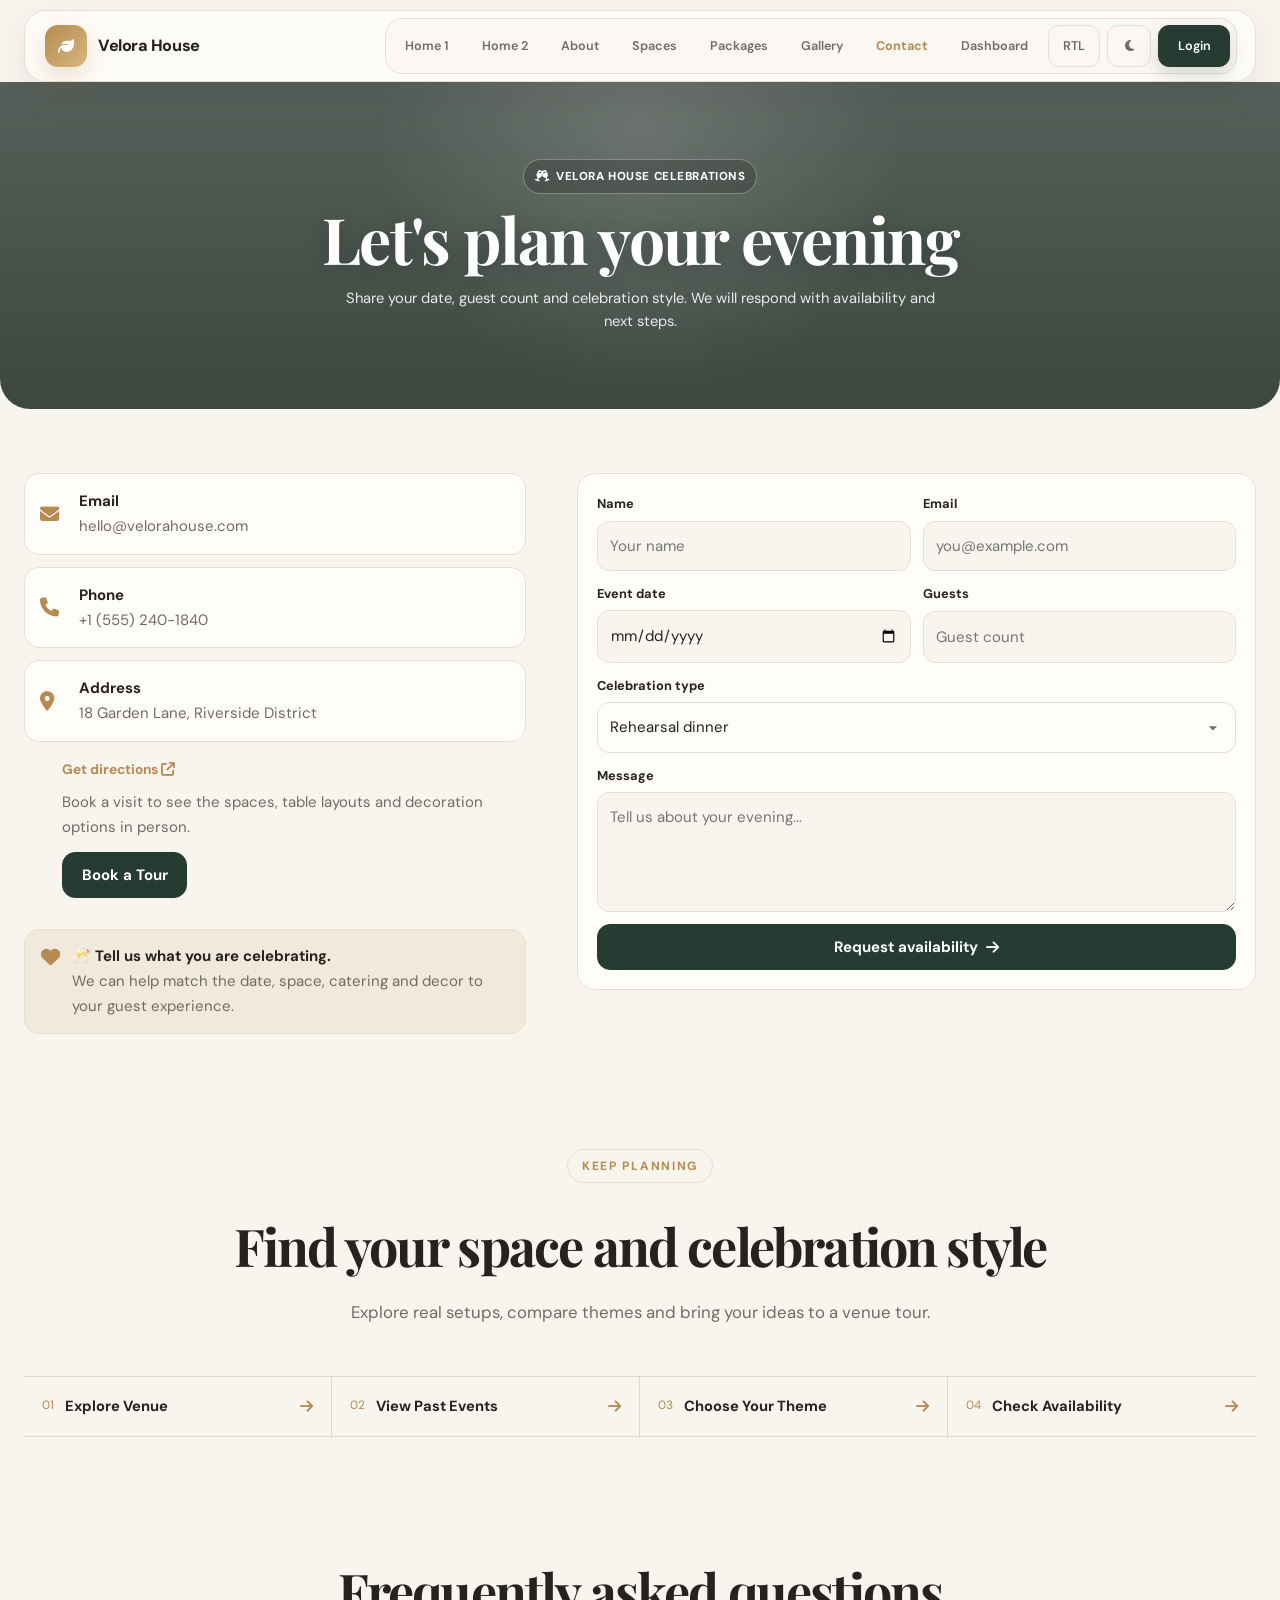
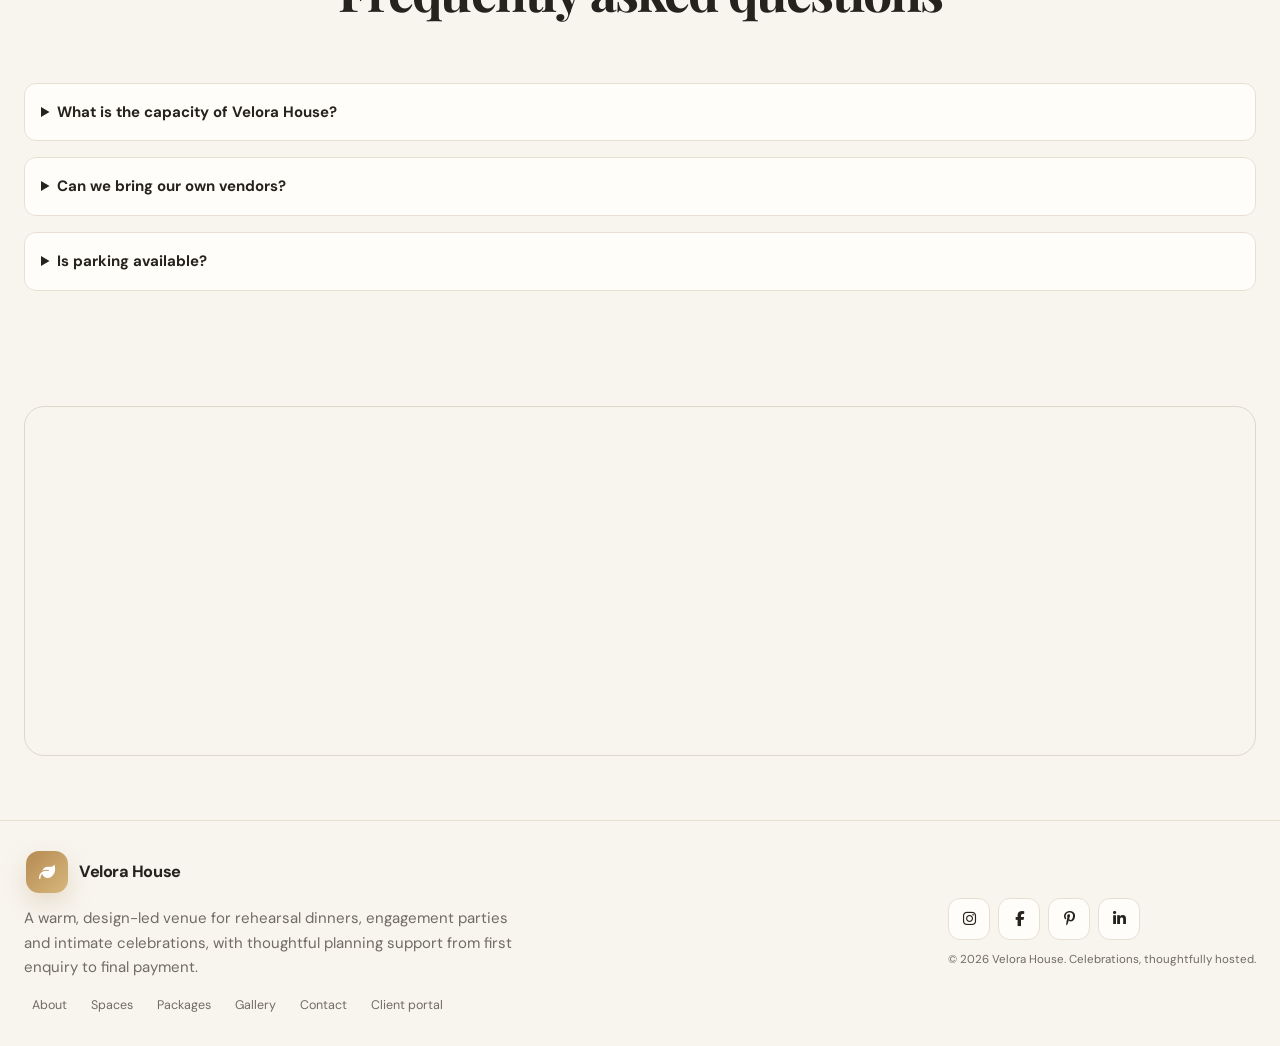
<file: contact.html>
<!DOCTYPE html>
<html lang="en">
<head>
    <meta charset="UTF-8">
    <meta name="viewport" content="width=device-width,initial-scale=1.0,viewport-fit=cover">
    <meta name="theme-color" content="#f8f5ef">
    <title>Contact & Book a Tour | Velora House</title>
    <link rel="icon" type="image/svg+xml" href="data:image/svg+xml,%3Csvg xmlns='http://www.w3.org/2000/svg' viewBox='0 0 64 64'%3E%3Crect width='64' height='64' rx='18' fill='%23b58b52'/%3E%3Cpath d='M18 40c12-1 19-9 28-21 1 10-1 20-10 25-6 4-13 2-18-4Z' fill='white'/%3E%3C/svg%3E">
    <link rel="preconnect" href="https://fonts.googleapis.com">
    <link rel="preconnect" href="https://fonts.gstatic.com" crossorigin>
    <link href="https://fonts.googleapis.com/css2?family=DM+Sans:wght@400;500;600;700&family=Playfair+Display:wght@500;600;700&display=swap" rel="stylesheet">
    <link rel="stylesheet" href="https://cdnjs.cloudflare.com/ajax/libs/font-awesome/6.7.2/css/all.min.css">
    <link rel="stylesheet" href="assets/css/style.css">
</head>
<body>
    <div id="app"><header class="nav"><div class="container nav-in"><a class="logo" href="index.html" aria-label="Velora House home"><span class="logo-mark"><i class="fa-solid fa-leaf"></i></span><span>Velora House</span></a><nav class="navlinks"><a href="index.html">Home 1</a><a href="home-2.html">Home 2</a><a href="about.html">About</a><a href="spaces.html">Spaces</a><a href="packages.html">Packages</a><a href="gallery.html">Gallery</a><a href="contact.html">Contact</a><a href="dashboard.html">Dashboard</a><button class="nav-btn" data-rtl>RTL</button><button class="nav-btn" data-theme><i class="fa-solid fa-moon"></i></button><a class="nav-btn login-btn" href="login.html">Login</a></nav><button class="menu" id="menu"><i class="fa-solid fa-bars"></i></button></div></header><div id="mobileNav" style="display:none;position:fixed;inset:76px 14px auto 14px;z-index:1100;background:var(--surface);border:1px solid var(--line);border-radius:18px;padding:12px;box-shadow:var(--shadow)"><div style="display:grid;gap:5px"><a class="nav-btn" href="index.html">Home 1</a><a class="nav-btn" href="home-2.html">Home 2</a><a class="nav-btn" href="about.html">About</a><a class="nav-btn" href="spaces.html">Spaces</a><a class="nav-btn" href="packages.html">Packages</a><a class="nav-btn" href="gallery.html">Gallery</a><a class="nav-btn" href="contact.html">Contact</a><a class="nav-btn" href="dashboard.html">Dashboard</a><div style="display:grid;grid-template-columns:1fr 1fr;gap:6px"><button class="nav-btn" data-rtl>RTL</button><button class="nav-btn" data-theme>Theme</button></div><a class="btn primary" href="login.html">Login</a></div></div><main><section class="page-hero" style="--page-bg:url('https://hctg-images.imgix.net/images/venues/vine-hill-house/20250912VineHillHouseAtOconnellVineyards29.jpg?fit=clip&q=80&s=6f7d42e4c06d78336d98273c9e897e9b&w=1000')"><div class="container"><span class="page-hero-kicker"><i class="fa-solid fa-champagne-glasses"></i> Velora House celebrations</span><h1>Let's plan your evening</h1><p>Share your date, guest count and celebration style. We will respond with availability and next steps.</p></div></section>
<section class="section"><div class="container contact-grid"><div class="contact-info">
<div class="contact-item"><i class="fa-solid fa-envelope"></i><div><strong>Email</strong><div style="color:var(--muted)">hello@velorahouse.com</div></div></div>
<div class="contact-item"><i class="fa-solid fa-phone"></i><div><strong>Phone</strong><div style="color:var(--muted)">+1 (555) 240-1840</div></div></div>
<div class="contact-item"><i class="fa-solid fa-location-dot"></i><div><strong>Address</strong><div style="color:var(--muted)">18 Garden Lane, Riverside District</div></div></div>
<div class="contact-directions"><a class="text-link" href="https://www.google.com/maps/search/?api=1&amp;query=18+Garden+Lane+Riverside+District" target="_blank" rel="noopener">Get directions <i class="fa-solid fa-arrow-up-right-from-square"></i></a><p>Book a visit to see the spaces, table layouts and decoration options in person.</p><a class="btn primary" href="#enquiry-form">Book a Tour</a></div>
<div class="notice"><i class="fa-solid fa-heart"></i><div><strong>🥂 Tell us what you are celebrating.</strong><br><span style="color:var(--muted)">We can help match the date, space, catering and decor to your guest experience.</span></div></div>
</div>
<form class="form" id="enquiry-form" onsubmit="event.preventDefault();alert('Thanks! Your venue enquiry has been received.');"><div class="form-grid">
<div class="field"><label>Name</label><input required placeholder="Your name"></div><div class="field"><label>Email</label><input required type="email" placeholder="you@example.com"></div>
<div class="field"><label>Event date</label><input required type="date"></div><div class="field"><label>Guests</label><input required type="number" min="2" placeholder="Guest count"></div>
<div class="field full"><label>Celebration type</label><select style="appearance: none; background: url('data:image/svg+xml;utf8,<svg fill=%22%23706b63%22 xmlns=%22http://www.w3.org/2000/svg%22 viewBox=%220 0 24 24%22 width=%2224%22 height=%2224%22><path d=%22M7 10l5 5 5-5z%22/></svg>') no-repeat right 12px center; background-size: 20px;"><option>Rehearsal dinner</option><option>Engagement party</option><option>Private celebration</option><option>Other event</option></select></div>
<div class="field full"><label>Message</label><textarea placeholder="Tell us about your evening..."></textarea></div>
<div class="field full"><button class="btn primary" type="submit">Request availability <i class="fa-solid fa-arrow-right"></i></button></div></div></form></div></section>
<section class="section contact-next-steps"><div class="container"><div class="section-head"><span class="eyebrow">Keep planning</span><h2>Find your space and celebration style</h2><p>Explore real setups, compare themes and bring your ideas to a venue tour.</p></div><div class="contact-quicklinks"><a href="spaces.html"><span>01</span><strong>Explore Venue</strong><i class="fa-solid fa-arrow-right"></i></a><a href="gallery.html"><span>02</span><strong>View Past Events</strong><i class="fa-solid fa-arrow-right"></i></a><a href="packages.html"><span>03</span><strong>Choose Your Theme</strong><i class="fa-solid fa-arrow-right"></i></a><a href="#enquiry-form"><span>04</span><strong>Check Availability</strong><i class="fa-solid fa-arrow-right"></i></a></div></div></section>
<section class="section"><div class="container"><div class="section-head"><h2>Frequently asked questions</h2></div><div style="display: grid; gap: 16px; margin-top: 20px;"><details style="padding: 16px; border: 1px solid var(--line); border-radius: 12px; background: var(--surface);"><summary style="font-weight: bold; cursor: pointer;">What is the capacity of Velora House?</summary><p style="color: var(--muted); margin-top: 10px;">We can comfortably host up to 120 guests depending on the layout and choice of space.</p></details><details style="padding: 16px; border: 1px solid var(--line); border-radius: 12px; background: var(--surface);"><summary style="font-weight: bold; cursor: pointer;">Can we bring our own vendors?</summary><p style="color: var(--muted); margin-top: 10px;">We have a curated list of preferred vendors to ensure quality, but we are open to working with your chosen professionals upon approval.</p></details><details style="padding: 16px; border: 1px solid var(--line); border-radius: 12px; background: var(--surface);"><summary style="font-weight: bold; cursor: pointer;">Is parking available?</summary><p style="color: var(--muted); margin-top: 10px;">Yes, we offer complimentary on-site parking for you and your guests.</p></details></div></div></section>
<section class="section"><div class="container"><iframe class="map" title="Map and directions to Velora House" loading="lazy" src="https://www.google.com/maps?q=18%20Garden%20Lane%2C%20Riverside%20District&amp;output=embed"></iframe></div></section>
</main><footer class="footer"><div class="container footer-in"><div class="footer-copy"><a class="logo footer-logo" href="index.html"><span class="logo-mark"><i class="fa-solid fa-leaf"></i></span><span>Velora House</span></a><p>A warm, design-led venue for rehearsal dinners, engagement parties and intimate celebrations, with thoughtful planning support from first enquiry to final payment.</p><div class="footer-links"><a href="about.html">About</a><a href="spaces.html">Spaces</a><a href="packages.html">Packages</a><a href="gallery.html">Gallery</a><a href="contact.html">Contact</a><a href="dashboard.html">Client portal</a></div></div><div><div class="social"><a href="#" aria-label="Instagram"><i class="fa-brands fa-instagram"></i></a><a href="#" aria-label="Facebook"><i class="fa-brands fa-facebook-f"></i></a><a href="#" aria-label="Pinterest"><i class="fa-brands fa-pinterest-p"></i></a><a href="#" aria-label="LinkedIn"><i class="fa-brands fa-linkedin-in"></i></a></div><div style="color:var(--muted);font-size:.72rem;margin-top:10px">© 2026 Velora House. Celebrations, thoughtfully hosted.</div></div></div></footer>    </div>
    <button class="top" id="topBtn" aria-label="Back to top"><i class="fa-solid fa-arrow-up"></i></button>
    <script src="assets/js/main.js"></script>
</body>
</html>
</file>
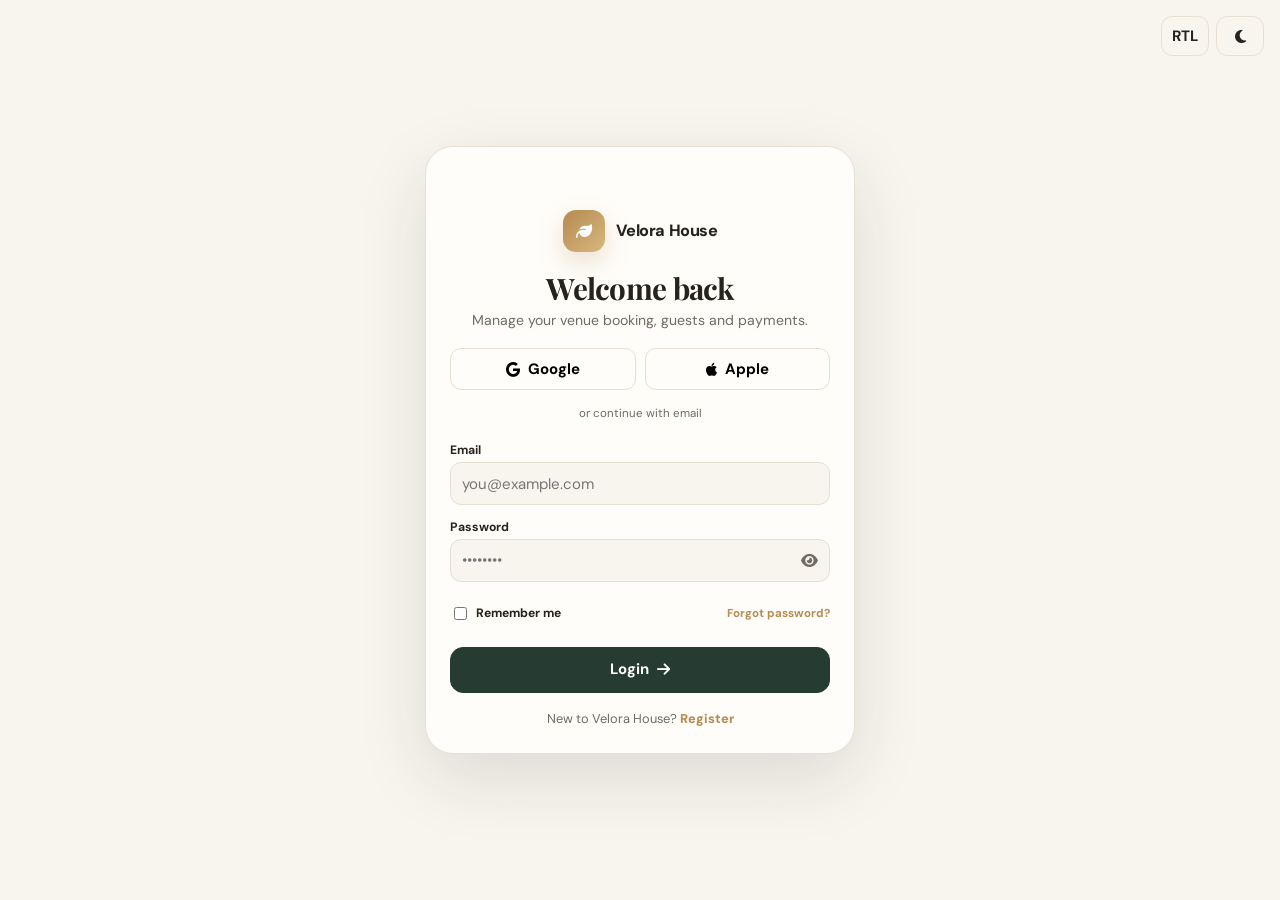
<file: login.html>
<!DOCTYPE html>
<html lang="en">
<head>
    <meta charset="UTF-8">
    <meta name="viewport" content="width=device-width,initial-scale=1.0,viewport-fit=cover">
    <meta name="theme-color" content="#f8f5ef">
    <title>Client Login — Velora House</title>
    <link rel="icon" type="image/svg+xml" href="data:image/svg+xml,%3Csvg xmlns='http://www.w3.org/2000/svg' viewBox='0 0 64 64'%3E%3Crect width='64' height='64' rx='18' fill='%23b58b52'/%3E%3Cpath d='M18 40c12-1 19-9 28-21 1 10-1 20-10 25-6 4-13 2-18-4Z' fill='white'/%3E%3C/svg%3E">
    <link rel="preconnect" href="https://fonts.googleapis.com">
    <link rel="preconnect" href="https://fonts.gstatic.com" crossorigin>
    <link href="https://fonts.googleapis.com/css2?family=DM+Sans:wght@400;500;600;700&family=Playfair+Display:wght@500;600;700&display=swap" rel="stylesheet">
    <link rel="stylesheet" href="https://cdnjs.cloudflare.com/ajax/libs/font-awesome/6.7.2/css/all.min.css">
    <link rel="stylesheet" href="assets/css/style.css">
</head>
<body>
    <div id="app">
        <main class="auth" style="position: relative;">
            <div class="auth-controls">
                <button data-rtl>RTL</button>
                <button data-theme><i class="fa-solid fa-moon"></i></button>
            </div>
            <div class="auth-card">
                <a class="logo auth-logo" href="index.html">
                    <span class="logo-mark"><i class="fa-solid fa-leaf"></i></span>
                    <span>Velora House</span>
                </a>
                <h1>Welcome back</h1>
                <div class="auth-sub">Manage your venue booking, guests and payments.</div>
                <div class="social-login">
                    <button type="button"><i class="fa-brands fa-google"></i> Google</button>
                    <button type="button"><i class="fa-brands fa-apple"></i> Apple</button>
                </div>
                <div class="divider">or continue with email</div>
                <form class="auth-form" onsubmit="event.preventDefault(); window.location.href='dashboard.html'">
                    <div><label>Email</label><input type="email" required placeholder="you@example.com"></div>
                    <div><label>Password</label><div style="position: relative;"><input type="password" required placeholder="••••••••"><i class="fa-solid fa-eye" style="position: absolute; right: 12px; top: 50%; transform: translateY(-50%); cursor: pointer; color: var(--muted);" onclick="const i = this.previousElementSibling; if(i.type==='password'){i.type='text'; this.classList.replace('fa-eye', 'fa-eye-slash')}else{i.type='password'; this.classList.replace('fa-eye-slash', 'fa-eye')}"></i></div></div>
                    <div class="remember-row">
                        <label><input type="checkbox"> Remember me</label>
                        <a href="#" class="hover-link" onclick="event.preventDefault();alert('Password reset link requested.');">Forgot password?</a>
                    </div>
                    <button class="btn primary" type="submit">Login <i class="fa-solid fa-arrow-right"></i></button>
                </form>
                <div class="auth-switch">New to Velora House? <a href="signup.html">Register</a></div>
            </div>
        </main>
    </div>
    <script src="assets/js/main.js"></script>
</body>
</html>
</file>
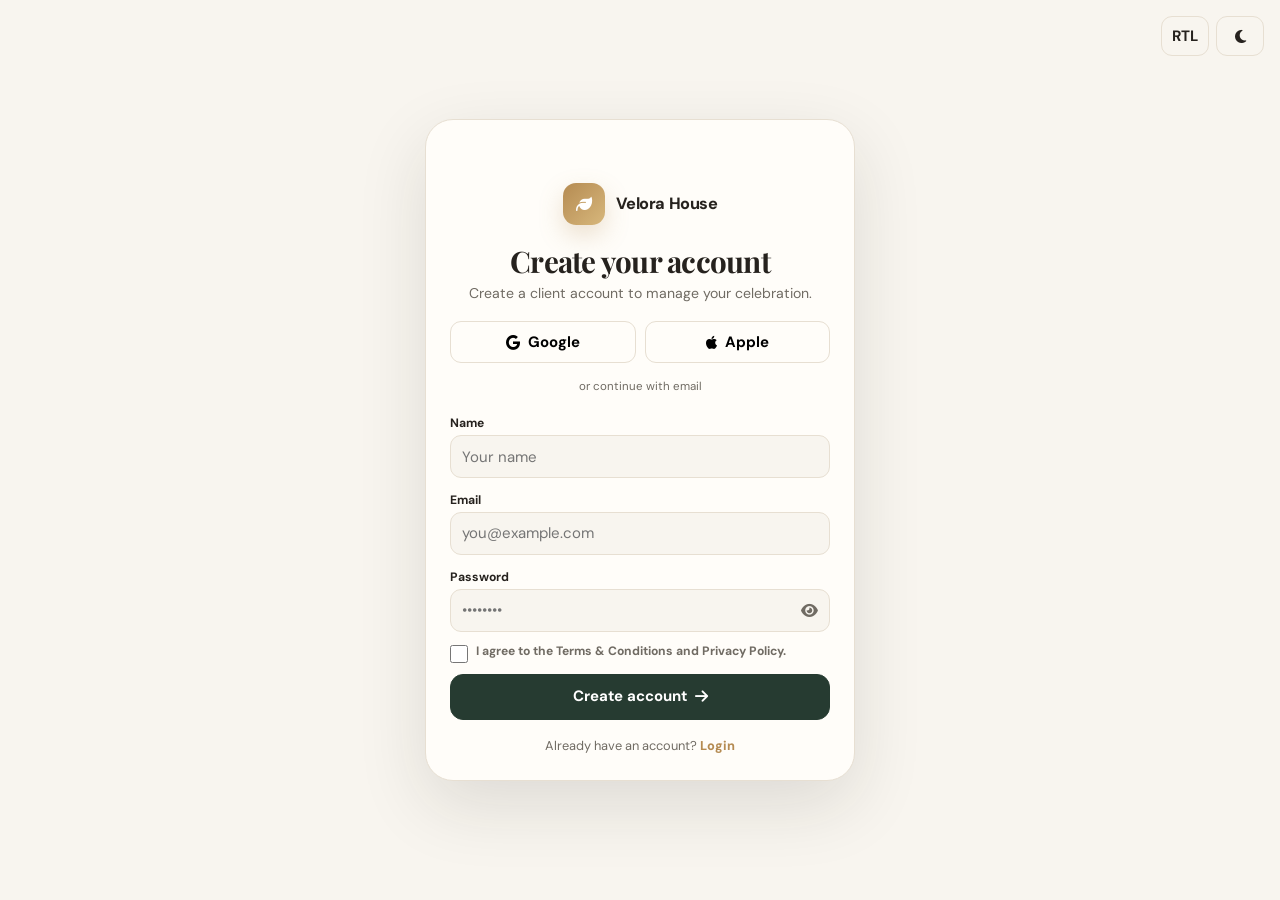
<file: signup.html>
<!DOCTYPE html>
<html lang="en">
<head>
    <meta charset="UTF-8">
    <meta name="viewport" content="width=device-width,initial-scale=1.0,viewport-fit=cover">
    <meta name="theme-color" content="#f8f5ef">
    <title>Create Account — Velora House</title>
    <link rel="icon" type="image/svg+xml" href="data:image/svg+xml,%3Csvg xmlns='http://www.w3.org/2000/svg' viewBox='0 0 64 64'%3E%3Crect width='64' height='64' rx='18' fill='%23b58b52'/%3E%3Cpath d='M18 40c12-1 19-9 28-21 1 10-1 20-10 25-6 4-13 2-18-4Z' fill='white'/%3E%3C/svg%3E">
    <link rel="preconnect" href="https://fonts.googleapis.com">
    <link rel="preconnect" href="https://fonts.gstatic.com" crossorigin>
    <link href="https://fonts.googleapis.com/css2?family=DM+Sans:wght@400;500;600;700&family=Playfair+Display:wght@500;600;700&display=swap" rel="stylesheet">
    <link rel="stylesheet" href="https://cdnjs.cloudflare.com/ajax/libs/font-awesome/6.7.2/css/all.min.css">
    <link rel="stylesheet" href="assets/css/style.css">
</head>
<body>
    <div id="app">
        <main class="auth" style="position: relative;">
            <div class="auth-controls">
                <button data-rtl>RTL</button>
                <button data-theme><i class="fa-solid fa-moon"></i></button>
            </div>
            <div class="auth-card">
                <a class="logo auth-logo" href="index.html">
                    <span class="logo-mark"><i class="fa-solid fa-leaf"></i></span>
                    <span>Velora House</span>
                </a>
                <h1>Create your account</h1>
                <div class="auth-sub">Create a client account to manage your celebration.</div>
                <div class="social-login">
                    <button type="button"><i class="fa-brands fa-google"></i> Google</button>
                    <button type="button"><i class="fa-brands fa-apple"></i> Apple</button>
                </div>
                <div class="divider">or continue with email</div>
                <form class="auth-form" onsubmit="event.preventDefault(); window.location.href='dashboard.html'">
                    <div><label>Name</label><input required placeholder="Your name"></div>
                    <div><label>Email</label><input type="email" required placeholder="you@example.com"></div>
                    <div><label>Password</label><div style="position: relative;"><input type="password" required placeholder="••••••••"><i class="fa-solid fa-eye" style="position: absolute; right: 12px; top: 50%; transform: translateY(-50%); cursor: pointer; color: var(--muted);" onclick="const i = this.previousElementSibling; if(i.type==='password'){i.type='text'; this.classList.replace('fa-eye', 'fa-eye-slash')}else{i.type='password'; this.classList.replace('fa-eye-slash', 'fa-eye')}"></i></div></div>
                    <div class="auth-terms">
                        <input type="checkbox" required id="terms">
                        <label for="terms" class="hover-link">I agree to the Terms & Conditions and Privacy Policy.</label>
                    </div>
                    <button class="btn primary" type="submit">Create account <i class="fa-solid fa-arrow-right"></i></button>
                </form>
                <div class="auth-switch">Already have an account? <a href="login.html" class="hover-link">Login</a></div>
            </div>
        </main>
    </div>
    <script src="assets/js/main.js"></script>
</body>
</html>
</file>
<file: assets/css/style.css>
:root {
            --bg: #f8f5ef;
            --surface: #fffdf9;
            --ink: #22201c;
            --muted: #706b63;
            --line: #e7dfd2;
            --gold: #b58b52;
            --gold2: #d7b77c;
            --green: #263b31;
            --cream: #f1e9dc;
            --shadow: 0 18px 50px rgba(48, 39, 27, .10);
            --radius: 24px;
            --max: 1180px;
        }

        [data-theme="dark"] {
            --bg: #111814;
            --surface: #17221d;
            --ink: #f7f3eb;
            --muted: #b8b4aa;
            --line: #2c3a33;
            --gold: #d3ad70;
            --gold2: #e1c48e;
            --green: #dce7df;
            --cream: #202c25;
            --shadow: 0 18px 50px rgba(0, 0, 0, .28);
        }

        * {
            box-sizing: border-box
        }

        html {
            scroll-behavior: smooth
        }

        body {
            margin: 0;
            background: var(--bg);
            color: var(--ink);
            font-family: "DM Sans", sans-serif;
            line-height: 1.6;
            overflow-x: hidden
        }

        img {
            display: block;
            width: 100%;
            height: 100%;
            object-fit: cover
        }

        a {
            text-decoration: none;
            color: inherit
        }

        button,
        input,
        textarea,
        select {
            font: inherit
        }

        button {
            cursor: pointer
        }

        .container {
            width: min(var(--max), calc(100% - 40px));
            margin: auto
        }

        .nav {
            position: sticky;
            top: 0;
            z-index: 1000;
            background: color-mix(in srgb, var(--bg) 88%, transparent);
            backdrop-filter: blur(16px);
            border-bottom: 1px solid var(--line)
        }

        .nav-in {
            height: 76px;
            display: flex;
            align-items: center;
            gap: 14px
        }

        .logo {
            display: flex;
            align-items: center;
            gap: 10px;
            font-weight: 800;
            letter-spacing: -.03em;
            margin-right: auto
        }

        .logo-mark {
            width: 40px;
            height: 40px;
            border-radius: 13px;
            background: linear-gradient(135deg, var(--gold), var(--gold2));
            display: grid;
            place-items: center;
            color: #fff;
            box-shadow: 0 10px 24px rgba(181, 139, 82, .25)
        }

        .logo span {
            font-size: 1.05rem
        }

        .navlinks {
            display: flex;
            align-items: center;
            gap: 5px
        }

        .navlinks a,
        .nav-btn {
            border: 1px solid transparent;
            padding: 9px 12px;
            border-radius: 12px;
            color: var(--muted);
            font-weight: 600;
            font-size: .86rem;
            background: transparent
        }

        .navlinks a:hover,
        .nav-btn:hover {
            background: var(--surface);
            border-color: var(--line);
            color: var(--ink)
        }

        .nav-btn {
            border-color: var(--line);
            min-width: 74px
        }

        .login-btn {
            background: var(--green) !important;
            color: #fff !important;
            border-color: var(--green) !important
        }

        .menu {
            display: none;
            width: 42px;
            height: 42px;
            border: 1px solid var(--line);
            background: var(--surface);
            border-radius: 12px;
            color: var(--ink)
        }

        .hero {
            padding: 74px 0 38px
        }

        .hero-grid {
            display: grid;
            grid-template-columns: 1.02fr .98fr;
            gap: 28px;
            align-items: stretch
        }

        .hero-copy {
            min-height: 500px;
            padding: 48px;
            border: 1px solid var(--line);
            border-radius: 32px;
            background: linear-gradient(145deg, var(--surface), var(--cream));
            display: flex;
            flex-direction: column;
            justify-content: center
        }

        .eyebrow {
            display: inline-flex;
            align-self: center;
            margin-inline: auto;
            text-align: center;
            justify-content: center;
            padding: 7px 14px;
            border-radius: 99px;
            border: 1px solid var(--line);
            color: var(--gold);
            font-weight: 700;
            font-size: .78rem;
            margin-bottom: 18px
        }

        h1,
        h2,
        h3 {
            font-family: "Playfair Display", serif;
            line-height: 1.05;
            letter-spacing: -.035em;
            margin: 0
        }

        .hero h1 {
            font-size: clamp(2.9rem, 6vw, 5.6rem);
            max-width: 760px
        }

        .hero h1 span {
            display: block
        }

        .hero p {
            color: var(--muted);
            max-width: 620px;
            font-size: 1.02rem;
            margin: 22px 0
        }

        .actions {
            display: flex;
            gap: 10px;
            flex-wrap: wrap
        }

        .btn {
            border: 1px solid var(--line);
            border-radius: 13px;
            padding: 12px 17px;
            background: var(--surface);
            color: var(--ink);
            font-weight: 700;
            display: inline-flex;
            align-items: center;
            justify-content: center;
            gap: 8px;
            min-height: 46px
        }

        .btn.primary {
            background: var(--green);
            border-color: var(--green);
            color: #fff
        }

        .btn.gold {
            background: var(--gold);
            border-color: var(--gold);
            color: #fff
        }

        .btn:hover {
            transform: translateY(-2px);
            box-shadow: 0 10px 22px rgba(0, 0, 0, .08)
        }

        .hero-media {
            min-height: 500px;
            border-radius: 32px;
            overflow: hidden;
            position: relative;
            box-shadow: var(--shadow)
        }

        .hero-media img {
            position: absolute;
            inset: 0
        }

        .hero-media:after {
            content: "";
            position: absolute;
            inset: 0;
            background: linear-gradient(180deg, transparent 50%, rgba(0, 0, 0, .58))
        }

        .hero-caption {
            position: absolute;
            z-index: 2;
            bottom: 24px;
            left: 24px;
            right: 24px;
            color: #fff
        }

        .hero-caption strong {
            font-size: 1.1rem
        }

        .hero-caption p {
            color: #eee;
            margin: 3px 0 0;
            font-size: .85rem
        }

        .section {
            padding: 34px 0
        }

        .section-head {
            display: flex;
            align-items: end;
            justify-content: space-between;
            gap: 20px;
            margin-bottom: 18px
        }

        .section-head h2 {
            font-size: clamp(1.8rem, 3vw, 2.7rem)
        }

        .section-head p {
            max-width: 550px;
            color: var(--muted);
            margin: 0
        }

        .grid-3 {
            display: grid;
            grid-template-columns: repeat(3, 1fr);
            gap: 16px
        }

        .grid-2 {
            display: grid;
            grid-template-columns: repeat(2, 1fr);
            gap: 16px
        }

        .card {
            background: var(--surface);
            border: 1px solid var(--line);
            border-radius: 22px;
            padding: 22px;
            box-shadow: 0 8px 30px rgba(0, 0, 0, .03);
            transition: .3s
        }

        .card:hover {
            transform: translateY(-5px);
            box-shadow: var(--shadow);
            border-color: color-mix(in srgb, var(--gold) 45%, var(--line))
        }

        .card-media {
            height: 220px;
            border-radius: 17px;
            overflow: hidden;
            margin: -4px -4px 18px
        }

        .card-media img {
            transition: transform .6s
        }

        .card:hover img {
            transform: scale(1.045)
        }

        .card h3 {
            font-size: 1.35rem;
            margin-bottom: 8px
        }

        .card p {
            color: var(--muted);
            margin: 0
        }

        .feature {
            display: grid;
            grid-template-columns: .95fr 1.05fr;
            gap: 20px;
            align-items: stretch
        }

        .feature .visual {
            min-height: 360px;
            border-radius: 26px;
            overflow: hidden
        }

        .feature .content {
            padding: 34px;
            border: 1px solid var(--line);
            background: var(--surface);
            border-radius: 26px
        }

        .list {
            display: grid;
            gap: 10px;
            margin-top: 20px
        }

        .list div {
            display: flex;
            gap: 10px;
            align-items: flex-start
        }

        .list i {
            color: var(--gold);
            margin-top: 5px
        }

        .stats {
            display: grid;
            grid-template-columns: repeat(4, 1fr);
            gap: 12px
        }

        .stat {
            padding: 19px;
            border: 1px solid var(--line);
            border-radius: 18px;
            background: var(--surface)
        }

        .stat strong {
            display: block;
            font-size: 1.35rem;
            margin-bottom: 5px
        }

        .stat span {
            color: var(--muted);
            font-size: .85rem
        }

        .gallery {
            display: grid;
            grid-template-columns: repeat(4, 1fr);
            gap: 12px
        }

        .gallery .g {
            height: 210px;
            border-radius: 18px;
            overflow: hidden;
            position: relative
        }

        .gallery .g:nth-child(1) {
            grid-column: span 2;
            grid-row: span 2;
            height: 432px
        }

        .gallery img {
            transition: .5s
        }

        .gallery .g:hover img {
            transform: scale(1.06)
        }

        .g:after {
            content: attr(data-caption);
            position: absolute;
            left: 10px;
            right: 10px;
            bottom: 10px;
            padding: 8px 10px;
            border-radius: 10px;
            background: rgba(0, 0, 0, .52);
            color: #fff;
            font-size: .76rem
        }

        .page-hero {
            padding: 62px 0 26px;
            text-align: center
        }

        .page-hero h1 {
            font-size: clamp(2.3rem, 5vw, 4rem);
            white-space: nowrap
        }

        .page-hero p {
            max-width: 690px;
            margin: 15px auto 0;
            color: var(--muted)
        }

        .notice {
            padding: 18px 20px;
            border: 1px solid var(--line);
            border-radius: 18px;
            background: var(--cream);
            display: flex;
            gap: 12px;
            align-items: flex-start
        }

        .notice i {
            color: var(--gold);
            font-size: 1.2rem;
            margin-top: 4px
        }

        .contact-grid {
            display: grid;
            grid-template-columns: .85fr 1.15fr;
            gap: 18px
        }

        .contact-info {
            display: grid;
            gap: 12px
        }

        .contact-item {
            padding: 20px;
            border: 1px solid var(--line);
            border-radius: 18px;
            background: var(--surface);
            display: flex;
            gap: 14px
        }

        .contact-item i {
            color: var(--gold);
            font-size: 1.2rem;
            width: 25px
        }

        .form {
            padding: 24px;
            border: 1px solid var(--line);
            background: var(--surface);
            border-radius: 22px
        }

        .form-grid {
            display: grid;
            grid-template-columns: 1fr 1fr;
            gap: 12px
        }

        .field {
            display: grid;
            gap: 6px
        }

        .field.full {
            grid-column: 1/-1
        }

        .field label {
            font-size: .8rem;
            font-weight: 700
        }

        .field input,
        .field textarea,
        .field select {
            border: 1px solid var(--line);
            background: var(--bg);
            color: var(--ink);
            border-radius: 12px;
            padding: 12px;
            outline: none
        }

        .field textarea {
            min-height: 120px;
            resize: vertical
        }

        .map {
            height: 280px;
            border: 0;
            width: 100%;
            border-radius: 20px
        }

        .footer {
            margin-top: 36px;
            border-top: 1px solid var(--line);
            padding: 34px 0
        }

        .footer-in {
            display: flex;
            justify-content: space-between;
            gap: 20px;
            align-items: center
        }

        .footer p {
            max-width: 500px;
            color: var(--muted);
            margin: 7px 0 0
        }

        .social {
            display: flex;
            gap: 8px
        }

        .social a {
            width: 42px;
            height: 42px;
            border: 1px solid var(--line);
            border-radius: 12px;
            display: grid;
            place-items: center;
            background: var(--surface);
            transition: .25s
        }

        .social a:hover {
            transform: translateY(-3px);
            box-shadow: var(--shadow);
            color: var(--gold)
        }

        .top {
            position: fixed;
            right: 18px;
            bottom: 18px;
            width: 44px;
            height: 44px;
            border: 1px solid var(--line);
            border-radius: 50%;
            background: var(--surface);
            color: var(--ink);
            z-index: 800;
            display: none
        }

        .reveal {
            opacity: 0;
            transform: translateY(18px);
            transition: .65s ease
        }

        .reveal.show {
            opacity: 1;
            transform: none
        }

        .auth {
            min-height: 100vh;
            display: grid;
            place-items: center;
            padding: 28px 18px;
            background: radial-gradient(circle at top, var(--cream), var(--bg) 48%)
        }

        .auth-card {
            width: min(430px, 100%);
            position: relative;
            padding: 62px 28px 28px;
            background: var(--surface);
            border: 1px solid var(--line);
            border-radius: 28px;
            box-shadow: var(--shadow)
        }

        .auth-controls {
            position: absolute;
            top: 16px;
            right: 16px;
            display: flex;
            gap: 7px
        }

        .auth-controls button {
            height: 38px;
            min-width: 52px;
            border: 1px solid var(--line);
            border-radius: 11px;
            background: var(--bg);
            color: var(--ink);
            font-weight: 700
        }

        .auth-logo {
            justify-content: center;
            margin-bottom: 15px
        }

        .auth h1 {
            text-align: center;
            font-size: 2rem
        }

        .auth-sub {
            text-align: center;
            color: var(--muted);
            font-size: .88rem;
            margin: 8px 0 20px
        }

        .social-login {
            display: grid;
            grid-template-columns: 1fr 1fr;
            gap: 9px
        }

        .social-login button {
            border: 1px solid var(--line);
            background: var(--surface);
            border-radius: 11px;
            padding: 11px;
            font-weight: 700;
            transition: .25s
        }

        .social-login button:hover {
            transform: translateY(-2px);
            box-shadow: 0 9px 18px rgba(0, 0, 0, .08)
        }

        .divider {
            text-align: center;
            color: var(--muted);
            font-size: .72rem;
            margin: 14px 0
        }

        .auth-form {
            display: grid;
            gap: 11px
        }

        .auth-form label {
            font-size: .76rem;
            font-weight: 700
        }

        .auth-form input {
            width: 100%;
            padding: 11px;
            border: 1px solid var(--line);
            border-radius: 11px;
            background: var(--bg);
            color: var(--ink)
        }

        .remember-row {
            display: flex;
            justify-content: space-between;
            align-items: center;
            gap: 24px;
            font-size: .72rem;
            margin-top: -2px
        }

        .remember-row label {
            display: flex;
            align-items: center;
            gap: 6px;
            white-space: nowrap
        }

        .remember-row a {
            color: var(--gold);
            font-weight: 700;
            white-space: nowrap
        }

        .auth-switch {
            text-align: center;
            color: var(--muted);
            font-size: .8rem;
            margin-top: 15px
        }

        .auth-switch a {
            color: var(--gold);
            font-weight: 800
        }

        .dashboard {
            min-height: 100vh;
            background: var(--bg)
        }

        .dash-shell {
            display: grid;
            grid-template-columns: 240px 1fr;
            min-height: 100vh
        }

        .sidebar {
            position: sticky;
            top: 0;
            height: 100vh;
            border-right: 1px solid var(--line);
            background: var(--surface);
            padding: 20px 14px;
            display: flex;
            flex-direction: column
        }

        .side-links {
            display: grid;
            gap: 5px;
            margin-top: 28px
        }

        .side-links a,
        .side-action {
            padding: 11px 12px;
            border-radius: 12px;
            color: var(--muted);
            font-weight: 700;
            font-size: .85rem;
            border: 1px solid transparent;
            background: transparent;
            text-align: left
        }

        .side-links a:hover,
        .side-action:hover,
        .side-links a.active {
            background: var(--cream);
            border-color: var(--line);
            color: var(--ink)
        }

        .side-bottom {
            margin-top: auto;
            display: grid;
            gap: 5px
        }

        .dash-main {
            padding: 24px;
            min-width: 0
        }

        .dash-top {
            display: flex;
            align-items: center;
            justify-content: space-between;
            gap: 15px;
            margin-bottom: 22px
        }

        .dash-menu {
            display: none;
            width: 42px;
            height: 42px;
            border: 1px solid var(--line);
            border-radius: 12px;
            background: var(--surface);
            color: var(--ink)
        }

        .dash-welcome {
            padding: 26px;
            border-radius: 24px;
            background: linear-gradient(135deg, var(--green), #3c594a);
            color: #fff;
            margin-bottom: 18px
        }

        .dash-welcome p {
            margin: 7px 0 0;
            color: #dce7df
        }

        .dash-grid {
            display: grid;
            grid-template-columns: repeat(4, 1fr);
            gap: 12px;
            margin-bottom: 18px
        }

        .dash-card {
            padding: 19px;
            background: var(--surface);
            border: 1px solid var(--line);
            border-radius: 18px
        }

        .dash-card small {
            color: var(--muted)
        }

        .dash-card strong {
            display: block;
            font-size: 1.45rem;
            margin: 5px 0
        }

        .dash-section {
            margin-bottom: 18px
        }

        .dash-section h2 {
            font-size: 1.5rem;
            margin-bottom: 12px
        }

        .station-grid {
            display: grid;
            grid-template-columns: repeat(3, 1fr);
            gap: 12px
        }

        .station {
            border: 1px solid var(--line);
            background: var(--surface);
            border-radius: 18px;
            padding: 16px
        }

        .station .row {
            display: flex;
            justify-content: space-between;
            gap: 8px
        }

        .status {
            font-size: .72rem;
            font-weight: 800;
            color: #247a4c;
            background: #e5f4ea;
            padding: 5px 8px;
            border-radius: 99px
        }

        .status.busy {
            color: #9a5d17;
            background: #fff0d9
        }

        .progress {
            height: 8px;
            background: var(--line);
            border-radius: 99px;
            overflow: hidden;
            margin: 12px 0
        }

        .progress span {
            display: block;
            height: 100%;
            width: 68%;
            background: var(--gold);
            border-radius: 99px
        }

        .table-wrap {
            overflow: auto;
            border: 1px solid var(--line);
            border-radius: 18px;
            background: var(--surface)
        }

        table {
            width: 100%;
            border-collapse: collapse;
            min-width: 650px
        }

        th,
        td {
            text-align: left;
            padding: 13px;
            border-bottom: 1px solid var(--line);
            font-size: .82rem
        }

        th {
            color: var(--muted);
            font-size: .72rem;
            text-transform: uppercase
        }

        tr:last-child td {
            border-bottom: 0
        }

        .dash-view {
            display: none
        }

        .dash-view.active {
            display: block
        }

        @media(max-width:1050px) {
            .navlinks {
                display: none
            }

            .menu {
                display: block
            }

            .hero-grid,
            .feature,
            .contact-grid {
                grid-template-columns: 1fr
            }

            .hero-copy,
            .hero-media {
                min-height: 420px
            }

            .grid-3,
            .station-grid {
                grid-template-columns: repeat(2, 1fr)
            }

            .dash-shell {
                grid-template-columns: 1fr
            }

            .sidebar {
                position: fixed;
                z-index: 1200;
                left: -270px;
                width: 250px;
                transition: .25s
            }

            .sidebar.open {
                left: 0;
                box-shadow: 20px 0 50px rgba(0, 0, 0, .15)
            }

            .dash-menu {
                display: block
            }

            .dash-grid {
                grid-template-columns: repeat(2, 1fr)
            }
        }

        @media(max-width:680px) {
            .container {
                width: min(100% - 28px, var(--max))
            }

            .nav-in {
                height: 68px
            }

            .logo span {
                font-size: .95rem
            }

            .nav-btn {
                min-width: 64px
            }

            .hero {
                padding: 28px 0 18px
            }

            .hero-grid {
                gap: 14px
            }

            .hero-copy {
                padding: 28px 20px;
                min-height: 440px;
                border-radius: 22px
            }

            .hero-media {
                min-height: 330px;
                border-radius: 22px
            }

            .hero h1 {
                font-size: clamp(2.35rem, 12vw, 3.6rem)
            }

            .hero h1 span {
                display: block
            }

            .section {
                padding: 24px 0
            }

            .section-head {
                display: block
            }

            .section-head p {
                margin-top: 8px
            }

            .grid-3,
            .grid-2,
            .stats,
            .dash-grid,
            .form-grid {
                grid-template-columns: 1fr
            }

            .gallery {
                grid-template-columns: 1fr 1fr
            }

            .gallery .g,
            .gallery .g:nth-child(1) {
                height: 170px;
                grid-column: auto;
                grid-row: auto
            }

            .page-hero {
                padding: 42px 0 20px
            }

            .page-hero h1 {
                font-size: 2.35rem;
                white-space: normal
            }

            .feature .content {
                padding: 24px
            }

            .feature .visual {
                min-height: 290px
            }

            .contact-grid {
                gap: 12px
            }

            .footer-in {
                display: grid
            }

            .footer {
                padding-bottom: 90px
            }

            .auth {
                padding: 14px
            }

            .auth-card {
                padding: 62px 20px 24px;
                border-radius: 22px
            }

            .auth-controls {
                top: 12px;
                right: 12px
            }

            .auth h1 {
                font-size: 1.75rem
            }

            .remember-row {
                gap: 28px
            }

            .auth-form input {
                min-height: 44px
            }

            .dash-main {
                padding: 15px
            }

            .dash-welcome {
                padding: 20px
            }

            .station-grid {
                grid-template-columns: 1fr
            }

            .dash-top {
                margin-bottom: 15px
            }
        }

        @media(prefers-reduced-motion:reduce) {

            *,
            *::before,
            *::after {
                scroll-behavior: auto !important;
                transition: none !important;
                animation: none !important
            }
        }

        /* ===== Premium refinement layer ===== */
        html {
            background: var(--bg);
            color-scheme: light
        }

        html[data-theme="dark"] {
            color-scheme: dark
        }

        body {
            min-width: 320px;
            transition: background-color .28s ease, color .28s ease
        }

        .nav {
            background: transparent;
            border: 0;
            padding: 10px 0 0
        }

        .nav-in {
            height: 68px;
            padding: 0 9px;
            background: color-mix(in srgb, var(--surface) 92%, transparent);
            border: 1px solid var(--line);
            border-radius: 20px;
            box-shadow: 0 12px 35px rgba(31, 27, 21, .08)
        }

        [data-theme="dark"] .nav-in {
            box-shadow: 0 14px 40px rgba(0, 0, 0, .22)
        }

        .navlinks {
            padding: 5px;
            background: color-mix(in srgb, var(--bg) 65%, transparent);
            border: 1px solid var(--line);
            border-radius: 15px
        }

        .navlinks a,
        .nav-btn {
            transition: transform .22s ease, background .22s ease, color .22s ease, border-color .22s ease, box-shadow .22s ease
        }

        .navlinks a:hover,
        .nav-btn:hover {
            transform: translateY(-1px);
            box-shadow: 0 7px 18px rgba(0, 0, 0, .06)
        }

        .navlinks .login-btn {
            box-shadow: 0 8px 20px rgba(38, 59, 49, .18)
        }

        .logo-mark {
            position: relative;
            overflow: hidden
        }

        .logo-mark:after {
            content: "";
            position: absolute;
            inset: -60% -20%;
            background: linear-gradient(120deg, transparent 35%, rgba(255, 255, 255, .55) 50%, transparent 65%);
            transform: translateX(-80%);
            animation: logoSweep 4.5s ease-in-out infinite
        }

        @keyframes logoSweep {

            0%,
            65% {
                transform: translateX(-80%)
            }

            78%,
            100% {
                transform: translateX(80%)
            }
        }

        .hero {
            padding-top: 58px
        }

        .hero-copy {
            position: relative;
            overflow: hidden;
            isolation: isolate
        }

        .hero-copy:before,
        .hero-copy:after {
            content: "";
            position: absolute;
            border-radius: 50%;
            filter: blur(2px);
            z-index: -1;
            pointer-events: none
        }

        .hero-copy:before {
            width: 220px;
            height: 220px;
            right: -80px;
            top: -70px;
            background: radial-gradient(circle, rgba(215, 183, 124, .24), transparent 68%);
            animation: orbFloat 7s ease-in-out infinite
        }

        .hero-copy:after {
            width: 180px;
            height: 180px;
            left: -80px;
            bottom: -80px;
            background: radial-gradient(circle, rgba(38, 59, 49, .13), transparent 68%);
            animation: orbFloat 9s ease-in-out infinite reverse
        }

        @keyframes orbFloat {
            50% {
                transform: translate(18px, 14px) scale(1.08)
            }
        }

        .hero h1 {
            position: relative
        }

        .hero h1 span {
            opacity: 0;
            transform: translateY(28px);
            animation: headlineIn .8s cubic-bezier(.2, .75, .2, 1) forwards
        }

        .hero h1 span:nth-child(2) {
            animation-delay: .14s
        }

        @keyframes headlineIn {
            to {
                opacity: 1;
                transform: none
            }
        }

        .hero h1:after {
            content: "";
            display: block;
            width: 92px;
            height: 5px;
            border-radius: 99px;
            background: linear-gradient(90deg, var(--gold), var(--gold2), transparent);
            margin-top: 20px;
            animation: lineReveal 1s .38s ease both
        }

        @keyframes lineReveal {
            from {
                width: 0;
                opacity: 0
            }

            to {
                width: 92px;
                opacity: 1
            }
        }

        .hero-media {
            transform: translateZ(0);
            box-shadow: 0 24px 70px rgba(34, 29, 22, .14)
        }

        .hero-media img {
            animation: heroZoom 12s ease-in-out infinite alternate
        }

        @keyframes heroZoom {
            from {
                transform: scale(1)
            }

            to {
                transform: scale(1.045)
            }
        }

        .hero-caption {
            padding: 14px 16px;
            border: 1px solid rgba(255, 255, 255, .18);
            background: rgba(15, 18, 15, .35);
            backdrop-filter: blur(12px);
            border-radius: 16px
        }

        .actions .btn {
            transition: transform .25s ease, box-shadow .25s ease
        }

        .actions .btn:hover {
            transform: translateY(-3px) scale(1.01)
        }

        .section-head h2 {
            position: relative
        }

        .section-head h2:after {
            content: "";
            display: block;
            width: 42px;
            height: 3px;
            background: var(--gold);
            border-radius: 99px;
            margin-top: 10px
        }

        .card {
            position: relative;
            overflow: hidden
        }

        .card:before {
            content: "";
            position: absolute;
            left: 0;
            top: 0;
            width: 100%;
            height: 2px;
            background: linear-gradient(90deg, transparent, var(--gold), transparent);
            transform: scaleX(0);
            transition: .35s
        }

        .card:hover:before {
            transform: scaleX(1)
        }

        .feature .content {
            position: relative;
            overflow: hidden
        }

        .feature .content:after {
            content: "";
            position: absolute;
            width: 160px;
            height: 160px;
            right: -90px;
            bottom: -90px;
            background: radial-gradient(circle, var(--gold2), transparent 67%);
            opacity: .12;
            pointer-events: none
        }

        .stat {
            transition: .25s ease
        }

        .stat:hover {
            transform: translateY(-3px);
            box-shadow: var(--shadow)
        }

        .gallery .g {
            box-shadow: 0 10px 28px rgba(0, 0, 0, .07)
        }

        .page-hero {
            position: relative;
            overflow: hidden
        }

        .page-hero:before {
            content: "";
            position: absolute;
            inset: 0;
            pointer-events: none;
            background: radial-gradient(circle at 50% 0, rgba(215, 183, 124, .16), transparent 42%)
        }

        .page-hero>* {
            position: relative
        }

        .page-hero h1 {
            animation: pageTitle .7s ease both
        }

        @keyframes pageTitle {
            from {
                opacity: 0;
                transform: translateY(15px)
            }

            to {
                opacity: 1;
                transform: none
            }
        }

        .auth {
            background: var(--bg);
            transition: background .28s ease
        }

        .auth-card {
            background: var(--surface);
            transition: background .28s ease, border-color .28s ease;
            box-shadow: 0 24px 70px rgba(34, 29, 22, .12)
        }

        .auth-controls button {
            transition: .2s
        }

        .auth-controls button:hover {
            transform: translateY(-2px);
            color: var(--gold)
        }

        .dashboard {
            background: var(--bg)
        }

        .sidebar {
            background: var(--surface);
            transition: background .28s ease
        }

        .dash-welcome {
            position: relative;
            overflow: hidden;
            box-shadow: 0 16px 40px rgba(38, 59, 49, .15)
        }

        .dash-welcome:after {
            content: "";
            position: absolute;
            width: 220px;
            height: 220px;
            right: -70px;
            top: -90px;
            border-radius: 50%;
            background: radial-gradient(circle, rgba(215, 183, 124, .35), transparent 68%);
            animation: orbFloat 8s ease-in-out infinite
        }

        /* image safety: never show broken-image icon */
        img {
            background: linear-gradient(135deg, var(--cream), var(--surface))
        }

        @media(max-width:1050px) {
            .nav {
                padding: 8px 0 0
            }

            .nav-in {
                height: 62px
            }

            .navlinks {
                display: none
            }

            .menu {
                display: grid;
                place-items: center
            }
        }

        @media(max-width:680px) {
            .nav-in {
                height: 60px;
                border-radius: 17px
            }

            .nav {
                padding-top: 7px
            }

            .hero {
                padding-top: 28px
            }

            .hero-copy {
                min-height: 410px
            }

            .hero h1:after {
                margin-top: 16px
            }

            .hero-media img {
                animation: none
            }

            .page-hero h1 {
                white-space: normal
            }

            .nav-in {
                padding: 0 7px
            }

            .logo {
                min-width: 0
            }

            .logo span {
                font-size: .9rem
            }

            .logo-mark {
                width: 37px;
                height: 37px
            }
        }


        /* FINAL REFINEMENT V2 START */
        :root {
            --heading-xl: clamp(2.25rem, 4.8vw, 4.15rem);
            --heading-lg: clamp(1.65rem, 2.8vw, 2.45rem);
            --section-gap: 22px;
        }

        [data-theme="dark"] {
            --bg: #0f1512;
            --surface: #17201b;
            --ink: #f7f4ec;
            --muted: #c2c0b8;
            --line: #304038;
            --cream: #202c25;
            --green: #315344;
            --gold: #d8b678;
        }

        body {
            font-size: 15px
        }

        .container {
            width: min(var(--max), calc(100% - 32px))
        }

        .hero {
            padding: 38px 0 18px
        }

        .hero-grid {
            gap: 18px
        }

        .hero-copy {
            min-height: 410px;
            padding: 34px 36px;
            border-radius: 26px;
        }

        .hero-media {
            min-height: 410px;
            border-radius: 26px
        }

        .hero h1 {
            font-size: var(--heading-xl);
            line-height: .98;
            max-width: 720px;
        }

        .hero h1 span {
            display: block
        }

        .hero h1 span:first-child {
            position: relative;
        }

        .hero h1 span:first-child:after {
            content: "";
            display: block;
            width: 72px;
            height: 4px;
            margin-top: 13px;
            border-radius: 99px;
            background: linear-gradient(90deg, var(--gold), transparent);
            animation: titleLine 1.4s ease-out both;
        }

        @keyframes titleLine {
            from {
                width: 0;
                opacity: 0
            }

            to {
                width: 72px;
                opacity: 1
            }
        }

        .hero p {
            margin: 17px 0;
            font-size: .95rem;
            max-width: 570px
        }

        .eyebrow {
            margin-bottom: 14px
        }

        .actions {
            gap: 9px
        }

        .btn,
        .nav-btn,
        .navlinks a {
            min-height: 42px;
            height: 42px;
            display: inline-flex;
            align-items: center;
            justify-content: center;
            text-align: center;
            line-height: 1;
        }

        .btn {
            padding: 0 16px
        }

        .section {
            padding: 20px 0
        }

        .section-head {
            margin-bottom: 13px
        }

        .section-head h2 {
            font-size: var(--heading-lg)
        }

        .card {
            padding: 17px;
            border-radius: 18px
        }

        .card-media {
            height: 175px;
            margin: -2px -2px 14px;
            border-radius: 14px
        }

        .card h3 {
            font-size: 1.18rem;
            margin-bottom: 6px
        }

        .card p {
            font-size: .88rem;
            line-height: 1.5
        }

        .feature {
            gap: 14px
        }

        .feature .visual {
            min-height: 290px;
            border-radius: 20px
        }

        .feature .content {
            padding: 24px;
            border-radius: 20px
        }

        .feature .content h2 {
            font-size: var(--heading-lg)
        }

        .stats {
            gap: 9px
        }

        .stat {
            padding: 15px;
            border-radius: 15px
        }

        .stat strong {
            font-size: 1.18rem;
            margin-bottom: 3px
        }

        .stat span {
            font-size: .78rem
        }

        .gallery {
            gap: 9px
        }

        .gallery .g {
            height: 175px;
            border-radius: 14px
        }

        .gallery .g:nth-child(1) {
            height: 360px
        }

        .page-hero {
            padding: 40px 0 17px
        }

        .page-hero h1 {
            font-size: clamp(2rem, 4.5vw, 3.35rem);
            line-height: 1.04;
            white-space: normal;
        }

        .page-hero p {
            margin: 10px auto 0;
            font-size: .92rem
        }

        .notice {
            padding: 14px 16px;
            border-radius: 15px
        }

        .contact-grid {
            gap: 14px
        }

        .contact-item {
            padding: 15px;
            border-radius: 15px
        }

        .form {
            padding: 19px;
            border-radius: 18px
        }

        .footer {
            margin-top: 22px;
            padding: 25px 0
        }

        .footer-in {
            gap: 15px
        }

        .top {
            width: 42px;
            height: 42px
        }

        .nav {
            background: color-mix(in srgb, var(--bg) 94%, transparent)
        }

        .nav-in {
            height: 70px
        }

        .logo-mark {
            width: 38px;
            height: 38px;
            border-radius: 12px
        }

        .navlinks {
            gap: 3px
        }

        .navlinks a,
        .nav-btn {
            padding: 0 10px;
            font-size: .78rem
        }

        .login-btn {
            min-width: 72px
        }

        .auth-card {
            padding: 58px 24px 24px
        }

        .auth h1 {
            font-size: 1.85rem
        }

        .auth-sub {
            margin: 6px 0 16px
        }

        .auth-form {
            gap: 9px
        }

        .auth-form input {
            height: 43px
        }

        .remember-row {
            gap: 32px
        }

        .dashboard .dash-main {
            padding: 20px
        }

        .dash-welcome {
            padding: 21px;
            margin-bottom: 14px
        }

        .dash-grid {
            gap: 9px;
            margin-bottom: 14px
        }

        .dash-card {
            padding: 15px
        }

        .dash-section {
            margin-bottom: 14px
        }

        .dash-section h2 {
            font-size: 1.3rem;
            margin-bottom: 9px
        }

        .station-grid {
            gap: 9px
        }

        .station {
            padding: 14px
        }

        .table-wrap {
            border-radius: 14px
        }

        .img-fallback {
            background:
                radial-gradient(circle at 25% 20%, rgba(216, 182, 120, .35), transparent 32%),
                linear-gradient(135deg, var(--cream), var(--surface));
            display: grid;
            place-items: end start;
            min-height: 100%;
        }

        .img-fallback:after {
            content: attr(data-fallback);
            margin: 14px;
            padding: 7px 9px;
            border-radius: 9px;
            background: rgba(0, 0, 0, .5);
            color: #fff;
            font-size: .72rem;
        }

        [data-theme="dark"] .img-fallback:after {
            background: rgba(255, 255, 255, .12);
            color: var(--ink)
        }

        /* Keep every text/button readable in dark mode. */
        [data-theme="dark"] .btn.primary,
        [data-theme="dark"] .login-btn {
            background: #d5b271 !important;
            color: #17130e !important;
            border-color: #d5b271 !important
        }

        [data-theme="dark"] .btn.gold {
            background: #d5b271;
            border-color: #d5b271;
            color: #17130e
        }

        [data-theme="dark"] .dash-welcome {
            background: linear-gradient(135deg, #263f32, #315344);
            color: #fff
        }

        [data-theme="dark"] .dash-welcome p {
            color: #e1ebe4
        }

        [data-theme="dark"] .status {
            color: #ccebd7;
            background: #173426
        }

        [data-theme="dark"] .status.busy {
            color: #f4d19a;
            background: #3a2a17
        }

        @media(max-width:1050px) {

            .hero-copy,
            .hero-media {
                min-height: 360px
            }

            .hero-copy {
                padding: 28px
            }

            .page-hero {
                padding-top: 34px
            }
        }

        @media(max-width:680px) {
            .container {
                width: calc(100% - 28px)
            }

            .hero {
                padding: 20px 0 10px
            }

            .hero-grid {
                gap: 10px
            }

            .hero-copy {
                min-height: auto;
                padding: 25px 18px;
                border-radius: 20px
            }

            .hero-media {
                min-height: 285px;
                border-radius: 20px
            }

            .hero h1 {
                font-size: clamp(2.15rem, 11vw, 3.15rem);
                line-height: .99
            }

            .hero h1 span:first-child:after {
                margin-top: 10px;
                height: 3px;
                width: 54px
            }

            .hero p {
                font-size: .88rem;
                margin: 14px 0
            }

            .actions {
                width: 100%
            }

            .actions .btn {
                flex: 1;
                min-width: 0
            }

            .section {
                padding: 15px 0
            }

            .section-head {
                margin-bottom: 10px
            }

            .section-head h2 {
                font-size: 1.7rem
            }

            .grid-3,
            .grid-2,
            .stats,
            .dash-grid {
                gap: 9px
            }

            .card {
                padding: 14px
            }

            .card-media {
                height: 155px
            }

            .feature .visual {
                min-height: 235px
            }

            .feature .content {
                padding: 19px
            }

            .gallery .g,
            .gallery .g:nth-child(1) {
                height: 150px
            }

            .page-hero {
                padding: 28px 0 12px
            }

            .page-hero h1 {
                font-size: 2.05rem
            }

            .page-hero p {
                font-size: .86rem
            }

            .footer {
                margin-top: 15px
            }

            .auth-card {
                padding: 58px 18px 20px
            }

            .auth h1 {
                font-size: 1.65rem
            }

            .dash-main {
                padding: 12px !important
            }

            .dash-welcome {
                padding: 18px
            }

            .dash-welcome h1 {
                font-size: 1.55rem !important
            }
        }

        @media(max-width:390px) {
            .hero h1 {
                font-size: 2rem
            }

            .hero-copy {
                padding: 22px 16px
            }

            .btn {
                padding: 0 12px;
                font-size: .8rem
            }

            .remember-row {
                gap: 22px;
                font-size: .68rem
            }
        }

        /* FINAL REFINEMENT V2 END */


        /* FINAL VENUE REFINEMENT */
        .hero h1 {
            font-size: clamp(2.35rem, 5.2vw, 4.35rem);
            letter-spacing: -.045em
        }

        .hero h1 span {
            display: block;
            white-space: nowrap
        }

        @media(max-width:680px) {
            .hero h1 {
                font-size: clamp(1.95rem, 9.7vw, 3.05rem)
            }

            .hero h1 span {
                white-space: nowrap
            }
        }

        @media(max-width:390px) {
            .hero h1 {
                font-size: 1.82rem
            }
        }

        .footer-logo {
            margin-bottom: 8px
        }

        .footer-copy {
            max-width: 560px
        }

        .footer-links {
            display: flex;
            gap: 8px;
            flex-wrap: wrap;
            margin-top: 10px
        }

        .footer-links a {
            font-size: .78rem;
            color: var(--muted);
            padding: 5px 8px;
            border-radius: 8px
        }

        .footer-links a:hover {
            background: var(--cream);
            color: var(--ink)
        }

        .feature .content {
            min-height: 0
        }

        .feature .content p {
            max-width: 650px
        }

        .feature .content .list {
            margin-top: 14px
        }

        .img-fallback {
            position: relative;
            overflow: hidden;
            background: linear-gradient(135deg, rgba(38, 59, 49, .96), rgba(181, 139, 82, .48)), radial-gradient(circle at 70% 20%, rgba(255, 255, 255, .18), transparent 30%)
        }

        .img-fallback:before {
            content: "";
            position: absolute;
            inset: 18% 12% 12%;
            border: 1px solid rgba(255, 255, 255, .28);
            border-radius: 18px;
            box-shadow: 0 0 0 12px rgba(255, 255, 255, .025)
        }

        .auth-terms {
            display: flex;
            align-items: flex-start;
            gap: 8px;
            font-size: .72rem;
            color: var(--muted);
            line-height: 1.35
        }

        .auth-terms input {
            margin-top: 2px
        }

        /* ===== REAL VENUE IMAGE + RESPONSIVE HEADING FIX ===== */
        .page-hero {
            position: relative;
            isolation: isolate;
            overflow: hidden;
            min-height: 255px;
            display: grid;
            place-items: center;
            padding: 52px 0 38px;
            text-align: center;
            background: linear-gradient(180deg, rgba(24, 38, 31, .72), rgba(24, 38, 31, .84)), var(--page-bg) center/cover no-repeat;
            color: #fff;
            border-radius: 0 0 30px 30px
        }

        .page-hero:before {
            content: "";
            position: absolute;
            inset: 0;
            background: radial-gradient(circle at 50% 15%, rgba(255, 255, 255, .14), transparent 38%);
            pointer-events: none
        }

        .page-hero .container {
            position: relative;
            z-index: 1;
            min-width: 0
        }

        .page-hero-kicker {
            display: inline-flex;
            align-items: center;
            gap: 7px;
            padding: 7px 11px;
            border: 1px solid rgba(255, 255, 255, .3);
            border-radius: 999px;
            background: rgba(0, 0, 0, .18);
            font-size: .72rem;
            font-weight: 800;
            letter-spacing: .05em;
            text-transform: uppercase;
            margin-bottom: 12px
        }

        .page-hero h1 {
            font-size: clamp(2rem, 5vw, 4rem);
            line-height: 1.02;
            white-space: normal;
            overflow-wrap: anywhere;
            text-wrap: balance;
            color: #fff;
            max-width: 920px;
            margin-inline: auto;
            text-shadow: 0 3px 20px rgba(0, 0, 0, .24)
        }

        .page-hero p {
            max-width: 720px;
            margin: 12px auto 0;
            color: rgba(255, 255, 255, .88);
            line-height: 1.55
        }

        .hero-copy {
            min-width: 0;
            overflow: hidden
        }

        .hero h1 {
            font-size: clamp(2.05rem, 4.2vw, 3.65rem);
            max-width: 100%;
            overflow: hidden
        }

        .hero h1 span {
            display: block;
            white-space: nowrap;
            max-width: 100%;
            overflow: hidden;
            text-overflow: clip
        }

        .feature .content h2,
        .section-head h2,
        .card h3 {
            overflow-wrap: anywhere
        }

        .card-media,
        .feature .visual,
        .hero-media {
            background: #d9d0bf
        }

        .img-fallback {
            background-image: linear-gradient(135deg, rgba(35, 56, 46, .82), rgba(181, 139, 82, .5)), var(--page-bg);
            background-size: cover;
            background-position: center
        }

        @media(max-width:680px) {
            .page-hero {
                min-height: 220px;
                padding: 38px 0 28px;
                border-radius: 0 0 22px 22px
            }

            .page-hero h1 {
                font-size: clamp(1.72rem, 8.2vw, 2.6rem);
                line-height: 1.04;
                padding-inline: 8px
            }

            .page-hero p {
                font-size: .84rem;
                padding-inline: 8px
            }

            .hero-copy {
                padding: 23px 16px !important
            }

            .hero h1 {
                font-size: clamp(1.62rem, 8.1vw, 2.55rem);
                letter-spacing: -.04em
            }

            .hero h1 span {
                white-space: nowrap
            }

            .feature .content {
                min-width: 0;
                overflow: hidden
            }
        }

        @media(max-width:390px) {
            .hero h1 {
                font-size: 1.58rem
            }

            .page-hero h1 {
                font-size: 1.68rem
            }
        }



        /* ===== FINAL GLOBAL BUTTON / PADDING / PRICING REFINEMENT ===== */
        :root {
            --page-pad: 16px
        }

        .container {
            width: min(var(--max), calc(100% - 32px));
            padding-inline: 0
        }

        /* Every standard button/control uses one consistent height. */
        .btn,
        .navlinks a,
        .nav-btn,
        .social-login button,
        .auth-controls button,
        .side-action,
        .dash-menu,
        .menu {
            min-height: 42px;
            height: 42px;
            box-sizing: border-box;
            display: inline-flex;
            align-items: center;
            justify-content: center;
            line-height: 1;
            vertical-align: middle;
        }

        .btn {
            padding: 0 16px
        }

        .navlinks a,
        .nav-btn {
            padding: 0 9px
        }

        .nav-btn {
            min-width: 56px !important;
            width: auto
        }

        .navlinks .login-btn {
            min-width: 68px !important
        }

        /* Keep RTL and theme controls compact in the desktop navbar. */
        .navlinks [data-rtl],
        .navlinks [data-theme] {
            min-width: 48px !important;
            padding: 0 8px
        }

        .navlinks [data-theme] {
            width: 44px !important;
            min-width: 44px !important;
            padding: 0
        }

        .navlinks {
            gap: 2px
        }

        .navlinks a {
            font-size: .76rem
        }

        /* Auth controls remain visually consistent without oversized checkbox controls. */
        .auth-controls button {
            min-width: 48px;
            height: 40px;
            min-height: 40px;
            padding: 0 9px
        }

        .auth-terms {
            display: flex !important;
            align-items: flex-start !important;
            gap: 8px !important;
            width: 100%;
            padding: 2px 0;
            margin: 0;
            box-sizing: border-box
        }

        .auth-terms input[type="checkbox"] {
            appearance: auto !important;
            -webkit-appearance: auto !important;
            width: 18px !important;
            min-width: 18px !important;
            max-width: 18px !important;
            height: 18px !important;
            min-height: 18px !important;
            padding: 0 !important;
            margin: 2px 0 0 !important;
            flex: 0 0 18px !important;
            border: 0 !important;
            border-radius: 3px !important;
            background: transparent !important
        }

        .auth-terms label {
            flex: 1;
            min-width: 0;
            line-height: 1.35;
            overflow-wrap: anywhere
        }

        .auth-form>.btn {
            width: 100%
        }

        /* Consistent form/button spacing and safe horizontal padding. */
        .actions {
            align-items: center
        }

        .field.full>.btn {
            width: 100%
        }

        .social-login button {
            padding: 0 12px
        }

        /* Packages pricing */
        .pricing-intro {
            padding-top: 4px
        }

        .pricing-note {
            display: flex;
            gap: 13px;
            align-items: flex-start;
            padding: 17px 19px;
            border: 1px solid var(--line);
            border-radius: 18px;
            background: var(--cream)
        }

        .pricing-note-icon {
            width: 38px;
            height: 38px;
            flex: 0 0 38px;
            border-radius: 12px;
            display: grid;
            place-items: center;
            background: var(--surface);
            color: var(--gold);
            border: 1px solid var(--line)
        }

        .pricing-note p {
            margin: 4px 0 0;
            color: var(--muted);
            font-size: .86rem;
            line-height: 1.55
        }

        .pricing-grid {
            align-items: stretch
        }

        .price-card {
            position: relative;
            display: flex;
            flex-direction: column;
            min-width: 0;
            padding: 21px;
            border: 1px solid var(--line);
            border-radius: 21px;
            background: var(--surface);
            box-shadow: 0 10px 30px rgba(0, 0, 0, .04);
            overflow: hidden;
            transition: .28s ease
        }

        .price-card:hover {
            transform: translateY(-4px);
            box-shadow: var(--shadow);
            border-color: color-mix(in srgb, var(--gold) 45%, var(--line))
        }

        .price-card .price-top {
            min-height: 128px
        }

        .price-badge {
            display: inline-flex;
            align-items: center;
            min-height: 25px;
            padding: 4px 9px;
            border-radius: 999px;
            background: var(--cream);
            color: var(--muted);
            font-size: .67rem;
            font-weight: 800
        }

        .price-card h2 {
            font-size: 1.75rem;
            margin: 11px 0 5px
        }

        .price-card p {
            font-size: .84rem;
            color: var(--muted);
            margin: 0;
            line-height: 1.5
        }

        .price {
            display: flex;
            align-items: baseline;
            gap: 6px;
            flex-wrap: wrap;
            padding: 14px 0;
            border-top: 1px solid var(--line);
            border-bottom: 1px solid var(--line);
            margin: 13px 0
        }

        .price span,
        .price small {
            color: var(--muted);
            font-size: .72rem
        }

        .price strong {
            font-size: 2rem;
            letter-spacing: -.04em
        }

        .price-detail {
            display: grid;
            gap: 0;
            margin-bottom: 17px;
            flex: 1
        }

        .price-detail div {
            display: flex;
            justify-content: space-between;
            gap: 10px;
            padding: 9px 0;
            border-bottom: 1px dashed var(--line);
            font-size: .76rem
        }

        .price-detail div:last-child {
            border-bottom: 0
        }

        .price-detail span {
            color: var(--muted)
        }

        .price-detail b {
            text-align: right;
            font-size: .74rem
        }

        .price-card>.btn {
            width: 100%;
            margin-top: auto
        }

        .featured-price {
            border: 1.5px solid color-mix(in srgb, var(--gold) 65%, var(--line));
            box-shadow: 0 14px 38px rgba(181, 139, 82, .12)
        }

        .popular {
            position: absolute;
            right: 16px;
            top: 16px;
            padding: 5px 8px;
            border-radius: 999px;
            background: var(--gold);
            color: #fff;
            font-size: .65rem;
            font-weight: 800
        }

        .pricing-table-wrap {
            overflow: auto;
            border: 1px solid var(--line);
            border-radius: 18px;
            background: var(--surface);
            box-shadow: 0 8px 26px rgba(0, 0, 0, .03)
        }

        .pricing-table {
            width: 100%;
            min-width: 700px;
            border-collapse: collapse
        }

        .pricing-table th,
        .pricing-table td {
            padding: 13px 15px;
            border-bottom: 1px solid var(--line);
            font-size: .78rem
        }

        .pricing-table th {
            background: var(--cream);
            color: var(--muted);
            font-size: .7rem
        }

        .pricing-table td:first-child {
            font-weight: 700
        }

        .pricing-table tr:last-child td {
            border-bottom: 0
        }

        .pricing-table td i {
            color: var(--gold)
        }

        .price-addons {
            margin-top: 12px !important
        }

        .price-addons div {
            padding: 8px 0
        }

        .pricing-example .eyebrow {
            margin-bottom: 9px
        }

        .pricing-example .card-media {
            height: 190px
        }

        /* Safe heading wrapping across cards and sections. */
        .section-head,
        .section-head>div,
        .card,
        .price-card,
        .feature .content {
            min-width: 0
        }

        .section-head h2,
        .card h3,
        .price-card h2,
        .feature .content h2 {
            overflow-wrap: anywhere;
            word-break: normal
        }

        @media(max-width:1050px) {
            .navlinks [data-rtl] {
                display: inline-flex
            }

            .container {
                width: min(var(--max), calc(100% - 30px))
            }
        }

        @media(max-width:680px) {
            .container {
                width: calc(100% - 28px);
                max-width: none
            }

            .nav-in {
                padding: 0 7px
            }

            .navlinks a,
            .nav-btn {
                min-height: 40px;
                height: 40px
            }

            .btn {
                min-height: 42px;
                height: 42px;
                padding: 0 13px
            }

            .social-login button {
                min-height: 42px;
                height: 42px
            }

            .pricing-note {
                padding: 14px
            }

            .pricing-grid {
                grid-template-columns: 1fr
            }

            .price-card {
                padding: 17px
            }

            .price-card .price-top {
                min-height: 0
            }

            .price {
                margin-top: 11px
            }

            .pricing-example .card-media {
                height: 165px
            }

            .pricing-table th,
            .pricing-table td {
                padding: 11px 12px
            }

            .auth-terms {
                font-size: .72rem
            }
        }

        @media(max-width:390px) {
            .container {
                width: calc(100% - 24px)
            }

            .btn {
                padding: 0 11px;
                font-size: .78rem
            }

            .navlinks [data-rtl] {
                min-width: 46px !important
            }
        }



        /* ===== FINAL HOME BUTTON / NAV / BACK-TO-TOP FIX ===== */
        /* Keep Home 1 and Home 2 hero buttons identical in height with comfortable separation. */
        .actions {
            display: flex;
            align-items: center;
            column-gap: 14px;
            row-gap: 14px;
        }

        .actions .btn {
            height: 44px;
            min-height: 44px;
            line-height: 1;
            padding-inline: 17px;
            flex: 0 0 auto;
        }

        /* Prevent the hero buttons from visually touching on narrow screens. */
        @media(max-width:680px) {
            .actions {
                column-gap: 12px;
                row-gap: 12px
            }

            .actions .btn {
                height: 44px;
                min-height: 44px;
                padding-inline: 14px
            }
        }

        /* Keep the full desktop navigation visible longer; hamburger is reserved for smaller tablet/mobile widths. */
        @media(min-width:901px) {
            .navlinks {
                display: flex !important
            }

            .menu {
                display: none !important
            }
        }

        @media(max-width:900px) {
            .navlinks {
                display: none !important
            }

            .menu {
                display: grid !important;
                place-items: center;
                flex: 0 0 42px
            }
        }

        /* The back-to-top arrow is mathematically centered inside its circular button. */
        .top {
            display: none;
            place-items: center;
            align-content: center;
            justify-content: center;
            padding: 0;
            line-height: 1;
            text-align: center;
            font-size: 1rem;
        }

        .top i {
            display: block;
            line-height: 1;
            margin: 0
        }


        /* ===== NAVBAR PREMIUM SPACING REFINEMENT ===== */
        .nav {
            padding: 10px 0 0;
            background: color-mix(in srgb, var(--bg) 92%, transparent);
            border-bottom: 0
        }

        .nav-in {
            height: 72px;
            padding: 0 18px;
            gap: 20px;
            border: 1px solid var(--line);
            border-radius: 22px;
            background: color-mix(in srgb, var(--surface) 94%, transparent);
            box-shadow: 0 12px 35px rgba(31, 27, 21, .08);
        }

        .logo {
            flex: 0 0 auto;
            min-width: 155px;
            margin-right: auto;
            gap: 11px;
            padding: 5px 2px;
        }

        .logo-mark {
            width: 42px;
            height: 42px;
            border-radius: 13px;
            flex: 0 0 42px
        }

        .logo span {
            font-size: 1.02rem;
            white-space: nowrap
        }

        .navlinks {
            flex: 0 0 auto;
            display: flex;
            align-items: center;
            gap: 7px;
            padding: 6px;
            border: 1px solid var(--line);
            border-radius: 17px;
            background: color-mix(in srgb, var(--bg) 62%, transparent);
        }

        .navlinks a,
        .nav-btn {
            min-height: 42px;
            height: 42px;
            padding: 0 12px;
            border-radius: 11px;
            white-space: nowrap;
            font-size: .79rem;
            line-height: 1;
        }

        .navlinks a:hover,
        .nav-btn:hover {
            transform: translateY(-1px)
        }

        .navlinks [data-rtl] {
            min-width: 52px !important;
            width: 52px !important;
            padding: 0 !important
        }

        .navlinks [data-theme] {
            min-width: 44px !important;
            width: 44px !important;
            padding: 0 !important
        }

        .navlinks .login-btn {
            min-width: 72px !important;
            padding: 0 15px !important
        }

        .menu {
            width: 44px;
            height: 44px;
            min-width: 44px;
            border-radius: 12px;
            flex: 0 0 44px
        }

        @media(min-width:1101px) {
            .navlinks {
                display: flex !important
            }

            .menu {
                display: none !important
            }
        }

        @media(max-width:1100px) {
            .nav-in {
                height: 68px;
                padding: 0 14px;
                gap: 14px
            }

            .navlinks {
                display: none !important
            }

            .menu {
                display: grid !important;
                place-items: center;
                margin-left: auto
            }

            .logo {
                min-width: 0
            }
        }

        @media(max-width:680px) {
            .nav {
                padding-top: 7px
            }

            .nav-in {
                height: 62px;
                padding: 0 10px;
                border-radius: 18px
            }

            .logo {
                gap: 8px;
                padding: 4px 1px
            }

            .logo-mark {
                width: 38px;
                height: 38px;
                flex-basis: 38px;
                border-radius: 11px
            }

            .logo span {
                font-size: .9rem
            }

            .menu {
                width: 42px;
                height: 42px;
                min-width: 42px;
                flex-basis: 42px
            }
        }
.navlinks a.active, #mobileNav a.active { color: var(--gold); font-weight: 700; }


@media (max-width:1050px) and (min-width: 681px) { .grid-3 > *:last-child:nth-child(odd) { grid-column: 1 / -1; width: calc(50% - 8px); justify-self: center; margin: 0 auto; } }


.contact-item { align-items: center; }
.field select { padding-right: 40px; cursor: pointer; }


.hover-link:hover, .auth-switch a:hover { text-decoration: underline; color: var(--gold); }
.social-login button { display: flex; justify-content: center; align-items: center; gap: 8px; }


@media(max-width:1050px) { .desktop-only { display: none !important; } .mobile-only-logo { display: block !important; } .desktop-title { display: none !important; } } @media(min-width:1051px) { .dash-menu { display: none !important; } }


@media(max-width: 680px) { .auth-controls { top: 16px !important; right: 16px !important; z-index: 100; } }


@media(max-width: 680px) { .auth-controls { position: absolute !important; top: 15px !important; right: 15px !important; } .auth-card { margin-top: 40px !important; } }


@media(max-width:1050px) { .sidebar { left: auto !important; right: -280px !important; } .sidebar.open { left: auto !important; right: 0 !important; } .desktop-only { display: none !important; } .mobile-only-logo, .mobile-only-flex { display: flex !important; } .mobile-only-inline { display: inline-flex !important; } }



/* Premium home page refinement — distinct home concepts, centered editorial headings, responsive rhythm */
:root { --editorial-width: 1240px; }
.container { width: min(var(--editorial-width), calc(100% - 64px)); margin-inline: auto; }
.section { padding-block: clamp(64px, 8vw, 112px); }
.section-head { display:flex; flex-direction:column; align-items:center; justify-content:center; gap:16px; text-align:center; max-width:980px; margin:0 auto clamp(34px,4vw,56px); }
.section-head h2 { width:100%; max-width: none; margin:0; text-align:center; font-size:clamp(2rem,3.2vw,3.55rem); line-height:1.12; letter-spacing:-.045em; text-wrap:balance; }
.section-head h2:after { display:none !important; }
.section-head p { max-width:700px; width:100%; margin:0 auto; text-align:center; font-size:clamp(1rem,1.25vw,1.15rem); line-height:1.8; }
.hero { padding-block:clamp(34px,5vw,72px); }
.hero-grid { gap:clamp(30px,5vw,76px); align-items:center; }
.hero-copy h1 { font-size:clamp(2.8rem,5.2vw,5.25rem); line-height:1.03; letter-spacing:-.055em; text-wrap:balance; }
.hero-copy h1 span { display:block; }
.hero-copy p { max-width:560px; line-height:1.8; }
.hero-media { min-width:0; }
.hero-media > img { width:100%; height:clamp(390px,43vw,610px); object-fit:cover; }
.grid-3 { gap:clamp(18px,2vw,30px); }
.card { overflow:hidden; border-radius:0 !important; border:0 !important; box-shadow:none !important; background:transparent !important; }
.card:before { display:none !important; }
.card-media { border-radius:2px; overflow:hidden; aspect-ratio:4/3; }
.card-media img { width:100%; height:100%; object-fit:cover; transition:transform .6s ease; }
.card:hover img { transform:scale(1.035); }
.card h3 { margin:20px 0 8px; font-size:1.35rem; }
.card p { margin:0; line-height:1.75; }
.feature { gap:clamp(32px,6vw,88px); align-items:center; }
.feature .visual img { width:100%; min-height:360px; max-height:580px; object-fit:cover; }
.feature .content h2 { font-size:clamp(2.2rem,3.8vw,3.8rem); line-height:1.1; letter-spacing:-.045em; }
.stats { gap:0; border-top:1px solid var(--line); border-bottom:1px solid var(--line); }
.stat { padding:28px 24px; border:0 !important; border-right:1px solid var(--line) !important; border-radius:0 !important; background:transparent !important; box-shadow:none !important; }
.stat:last-child { border-right:0 !important; }
.stat strong { display:block; font-family:'Playfair Display',serif; font-size:clamp(1.8rem,2.5vw,2.5rem); margin-bottom:8px; }
.stat span { line-height:1.6; }
/* Home 1: warm, image-led venue story */
.home-one .hero-grid { grid-template-columns:minmax(0,.92fr) minmax(0,1.08fr); }
.home-one .hero-media > img { border-radius:2px 2px 90px 2px; }
.home-one .hero-copy { padding-block:24px; }
.home-one main > .section:nth-of-type(2) { background:var(--surface); }
.home-one main > .section:nth-of-type(4) { background:var(--surface); }
/* Home 2: editorial image-first composition and distinct moodboard layout */
.home-two .hero { padding-top:clamp(22px,3vw,42px); }
.home-two .hero-grid { grid-template-columns:minmax(0,1.12fr) minmax(0,.88fr); }
.home-two .hero-media { position:relative; }
.home-two .hero-media > img { height:clamp(440px,49vw,660px); border-radius:2px; }
.home-two .hero-caption { left:22px; right:22px; bottom:22px; max-width:420px; }
.home-two .hero-copy { padding:clamp(12px,3vw,38px) 0 clamp(12px,3vw,38px) clamp(0px,2vw,28px); }
.home-two .hero-copy h1 { font-size:clamp(2.7rem,4.6vw,4.7rem); }
.home-two main > .section:nth-of-type(2) { background:var(--surface); }
.home-two main > .section:nth-of-type(3) { padding-top:clamp(44px,5vw,72px); padding-bottom:clamp(44px,5vw,72px); }
.home-two main > .section:nth-of-type(3) .feature { grid-template-columns:minmax(0,.85fr) minmax(0,1.15fr); }
.home-two main > .section:nth-of-type(3) .visual { order:2; }
.home-two main > .section:nth-of-type(3) .content { order:1; }
.home-two main > .section:nth-of-type(4) { background:var(--surface); }
.home-two .notice { border-radius:2px !important; padding:clamp(30px,5vw,64px) !important; }
@media (max-width:1050px) {
 .container { width:min(100% - 44px, var(--editorial-width)); }
 .home-one .hero-grid, .home-two .hero-grid { grid-template-columns:minmax(0,1fr) minmax(0,1fr); gap:28px; }
 .hero-media > img, .home-two .hero-media > img { height:440px; }
 .section-head h2 { font-size:clamp(2rem,4vw,3rem); }
 .stat { padding:22px 16px; }
}
@media (max-width:680px) {
 .container { width:calc(100% - 36px); }
 .section { padding-block:58px; }
 .section-head { gap:12px; margin-bottom:30px; }
 .section-head h2 { font-size:clamp(1.85rem,8vw,2.6rem); line-height:1.12; }
 .section-head p { font-size:1rem; line-height:1.7; }
 .home-one .hero-grid, .home-two .hero-grid { display:flex; flex-direction:column; align-items:stretch; gap:24px; }
 .home-one .hero-copy { order:1; }
 .home-one .hero-media { order:2; }
 .home-two .hero-media { order:1; }
 .home-two .hero-copy { order:2; padding:0; }
 .hero-copy h1, .home-two .hero-copy h1 { font-size:clamp(2.45rem,11vw,3.6rem); line-height:1.04; }
 .hero-copy p { font-size:1rem; }
 .hero-media > img, .home-two .hero-media > img { height:clamp(290px,85vw,430px); border-radius:2px 2px 54px 2px; }
 .actions { flex-wrap:wrap; gap:10px; }
 .actions .btn { max-width:100%; }
 .grid-3 { grid-template-columns:1fr !important; gap:30px; }
 .card-media { aspect-ratio:1.25/1; }
 .feature, .home-two main > .section:nth-of-type(3) .feature { display:flex; flex-direction:column; gap:26px; }
 .home-two main > .section:nth-of-type(3) .visual { order:1; }
 .home-two main > .section:nth-of-type(3) .content { order:2; }
 .feature .visual img { min-height:0; max-height:none; aspect-ratio:4/3; }
 .stats { display:grid !important; grid-template-columns:repeat(2,minmax(0,1fr)); }
 .stat { border-bottom:1px solid var(--line) !important; border-right:1px solid var(--line) !important; padding:20px 14px; }
 .stat:nth-child(2n) { border-right:0 !important; }
 .stat:nth-last-child(-n+2) { border-bottom:0 !important; }
}
@media (max-width:390px) {
 .container { width:calc(100% - 28px); }
 .hero-copy h1, .home-two .hero-copy h1 { font-size:2.35rem; }
 .actions .btn { width:100%; justify-content:center; }
 .stats { grid-template-columns:1fr; }
 .stat, .stat:nth-child(2n), .stat:nth-last-child(-n+2) { border-right:0 !important; border-bottom:1px solid var(--line) !important; }
 .stat:last-child { border-bottom:0 !important; }
}

/* Client revision: consistent image coverage, balanced split sections and tighter vertical rhythm */
:root { --section-space: clamp(34px, 4.2vw, 62px); }
main > .section,
main .section { padding-block: var(--section-space) !important; }
.page-hero { padding-block: clamp(38px, 5vw, 68px) !important; }
.section-head { margin-bottom: clamp(22px, 2.8vw, 38px) !important; gap: 10px !important; }
.section-head p { line-height: 1.65 !important; }

/* Every content image fills its frame without stretching */
img { max-width: 100%; }
.card-media { position: relative; width: 100%; aspect-ratio: 4 / 3 !important; overflow: hidden; background: var(--surface, #f3eee7); }
.card-media img,
.card > img,
.feature .visual img,
.visual img,
.gallery-item img,
.gallery-grid img,
.hero-media > img {
  display: block;
  width: 100%;
  height: 100%;
  object-fit: cover !important;
  object-position: center;
}
.card-media img { position: absolute; inset: 0; transition: transform .45s ease; }
.card:hover .card-media img { transform: scale(1.025); }

/* Subtle premium edges and shadow for image/content cards */
.card,
.space-card,
.package-card,
.gallery-item,
.gallery-card,
.theme-card {
  overflow: hidden;
  border: 1px solid var(--line, rgba(100,75,48,.18)) !important;
  border-radius: 8px !important;
  box-shadow: 0 8px 24px rgba(42, 31, 19, .075) !important;
  background: var(--surface, #fffdfa);
}
.card { display: flex; flex-direction: column; height: 100%; }
.card h3, .card p { margin-inline: 20px; }
.card h3 { margin-top: 18px; margin-bottom: 8px; }
.card p { margin-top: 0; margin-bottom: 22px; }
.grid-2, .grid-3 { align-items: stretch; }
.grid-2 > *, .grid-3 > * { min-width: 0; }

/* Split image/content sections: same column height on desktop */
.feature {
  display: grid !important;
  grid-template-columns: minmax(0, 1fr) minmax(0, 1fr) !important;
  align-items: stretch !important;
  gap: clamp(24px, 3.4vw, 48px) !important;
}
.feature > .visual,
.feature > .content { min-width: 0; min-height: 0; }
.feature > .visual { display: flex; align-self: stretch; overflow: hidden; }
.feature .visual img { width: 100% !important; height: 100% !important; min-height: 360px; max-height: none !important; aspect-ratio: auto !important; object-fit: cover !important; }
.feature > .content { align-self: stretch; display: flex; flex-direction: column; justify-content: center; padding-block: clamp(12px, 1.5vw, 22px); }
.feature > .content h2 { margin-top: 0; }
.feature > .content > :last-child { margin-bottom: 0; }

/* Reduce oversized empty gaps between all page sections */
main > .section + .section { padding-top: clamp(30px, 3.6vw, 52px) !important; }
.notice { margin-block: 0 !important; }
.stats { gap: 0 !important; }
.stat { padding: 20px 18px !important; }

@media (max-width: 767px) {
  main > .section, main .section { padding-block: 30px !important; }
  main > .section + .section { padding-top: 28px !important; }
  .page-hero { padding-block: 34px !important; }
  .section-head { margin-bottom: 22px !important; }
  .card-media { aspect-ratio: 4 / 3 !important; }
  .feature { display: flex !important; flex-direction: column !important; gap: 18px !important; }
  .feature > .visual { width: 100%; }
  .feature .visual img { width: 100% !important; height: auto !important; min-height: 0 !important; aspect-ratio: 4 / 3 !important; }
  .feature > .content { padding-block: 0 !important; }
  .card h3, .card p { margin-inline: 16px; }
  .card h3 { margin-top: 15px; }
  .card p { margin-bottom: 18px; }
}
@media (prefers-reduced-motion: reduce) {
  .card-media img { transition: none !important; }
}


/* ================================================================
   VELORA HOUSE — client-ready layout system (final override layer)
   ================================================================ */
:root {
  --section-space: clamp(2.5rem, 5vw, 4.75rem);
  --content-width: 1240px;
  --warm-white: #fffdf9;
  --ink: #26221e;
  --gold: #b58b52;
  --soft-line: rgba(101, 77, 48, .18);
  --soft-shadow: 0 10px 28px rgba(43, 32, 19, .07);
}
html { scroll-behavior: smooth; }
body { color: var(--text, var(--ink)); line-height: 1.65; }
.container { width: min(var(--content-width), calc(100% - 48px)); margin-inline: auto; }
main > .section, main .section { padding-block: var(--section-space) !important; }
main > .section + .section { padding-top: clamp(2.2rem, 4vw, 3.8rem) !important; }
.page-hero { padding-block: clamp(3rem, 6vw, 5rem) !important; }
.page-hero .container { max-width: 950px; }
.page-hero h1 { max-width: 18ch; margin-inline: auto; text-wrap: balance; }
.page-hero p { max-width: 62ch; margin: 1rem auto 0; }
.section-head { display: flex; flex-direction: column; align-items: center; text-align: center; gap: .65rem !important; max-width: 880px; margin: 0 auto clamp(1.5rem, 3vw, 2.5rem) !important; }
.section-head h2 { max-width: 100%; margin: 0; text-wrap: balance; line-height: 1.12; letter-spacing: -.035em; }
.section-head p { max-width: 60ch; margin: 0; line-height: 1.7; }
h1, h2, h3 { letter-spacing: -.025em; }
.eyebrow { display: inline-flex; align-items: center; gap: .5rem; color: var(--gold); font-size: .75rem; font-weight: 700; letter-spacing: .14em; line-height: 1.5; text-transform: uppercase; }

/* The two homepages intentionally use different compositions and different journeys. */
.home-one .hero { padding-block: clamp(2.4rem, 5vw, 4.5rem) !important; }
.home-one .hero-grid { grid-template-columns: minmax(0, .92fr) minmax(0, 1.08fr) !important; gap: clamp(2rem, 5vw, 5rem) !important; align-items: center !important; }
.home-one .hero-copy { max-width: 600px; }
.home-one .hero-copy h1 { max-width: 11ch; font-size: clamp(3.1rem, 5.3vw, 5.8rem); line-height: .99; text-wrap: balance; }
.home-one .hero-media { min-height: 450px; height: clamp(450px, 45vw, 610px); border-radius: 2px 70px 2px 2px; overflow: hidden; }
.home-one .hero-media > img { width: 100%; height: 100%; object-fit: cover; }
.home-two .hero { padding-block: clamp(2.5rem, 5vw, 4.6rem) !important; background: var(--surface, #f8f5ef); }
.home-two .hero-grid { grid-template-columns: minmax(0, 1.15fr) minmax(0, .85fr) !important; gap: clamp(2rem, 5vw, 5rem) !important; align-items: center !important; }
.home-two .hero-media { height: clamp(430px, 43vw, 570px); min-height: 430px; overflow: hidden; border-radius: 48% 48% 2px 2px; }
.home-two .hero-media > img { width: 100%; height: 100%; object-fit: cover; }
.home-two .hero-copy { padding: clamp(1rem, 3vw, 2.5rem) 0; }
.home-two .hero-copy h1 { max-width: 10ch; font-size: clamp(3rem, 5vw, 5.2rem); line-height: 1.02; text-wrap: balance; }
.home-two .hero-copy .eyebrow { margin-bottom: .8rem; }
.hero-copy p { max-width: 58ch; }
.hero-caption { max-width: min(85%, 390px); }
.actions { display: flex; flex-wrap: wrap; align-items: center; gap: .7rem; }
.btn { min-height: 46px; display: inline-flex; align-items: center; justify-content: center; gap: .5rem; padding: .78rem 1.15rem; text-align: center; }
.btn-quiet { background: transparent; border-color: transparent; }

/* Image cards: consistent crop, aligned copy, restrained edges (not boxes around every section). */
img { max-width: 100%; }
.card-media { position: relative; width: 100%; aspect-ratio: 1.32 / 1 !important; overflow: hidden; background: #eee6db; }
.card-media img, .card > img, .feature .visual img, .visual img, .gallery-item img, .gallery-grid img, .hero-media > img {
  display: block; width: 100%; height: 100%; object-fit: cover !important; object-position: center;
}
.card-media img { position: absolute; inset: 0; transition: transform .4s ease; }
.card:hover .card-media img { transform: scale(1.025); }
.card, .space-card, .package-card, .gallery-item, .gallery-card, .theme-card {
  overflow: visible !important; border: 0 !important; border-radius: 0 !important; box-shadow: none !important; background: transparent !important;
}
.card { display: flex; flex-direction: column; height: 100%; }
.card h3, .card p { margin-inline: 0 !important; padding-inline: 0 !important; }
.card h3 { margin-top: 0.9rem; margin-bottom: 0.35rem; line-height: 1.25; font-size: 1.3rem; }
.card p { margin-top: 0; margin-bottom: 0.8rem; line-height: 1.65; color: var(--muted); }
.card-media { border-radius: 4px; overflow: hidden; aspect-ratio: 16 / 10; margin-bottom: 0.5rem; }
.grid-2, .grid-3 { align-items: stretch; gap: clamp(1.8rem, 3.5vw, 3.2rem) !important; }
.grid-2 > *, .grid-3 > * { min-width: 0; }
.feature { display: grid !important; grid-template-columns: minmax(0, 1fr) minmax(0, 1fr) !important; align-items: stretch !important; gap: clamp(1.5rem, 4vw, 4rem) !important; }
.feature > .visual, .feature > .content { min-width: 0; min-height: 0; }
.feature > .visual { display: flex; align-self: stretch; overflow: hidden; min-height: 390px; }
.feature .visual img { height: 100% !important; min-height: 390px; aspect-ratio: auto !important; }
.feature > .content { align-self: stretch; display: flex; flex-direction: column; justify-content: center; padding-block: clamp(.5rem, 1.5vw, 1.5rem); }
.feature > .content h2 { margin-top: 0; line-height: 1.12; text-wrap: balance; }
.feature > .content p { max-width: 60ch; }
.feature > .content > :last-child { margin-bottom: 0; }
.stats { display: grid !important; grid-template-columns: repeat(4, minmax(0, 1fr)); gap: 0 !important; border-block: 1px solid var(--soft-line); }
.stat { padding: 1.25rem 1.2rem !important; border: 0 !important; border-right: 1px solid var(--soft-line) !important; box-shadow: none !important; background: transparent !important; }
.stat:last-child { border-right: 0 !important; }
.stat strong { display: block; font-size: clamp(1.45rem, 2vw, 2rem); line-height: 1.2; }

/* Clear booking flow; open layout with dividers rather than repeated cards. */
.booking-journey { background: var(--surface, #f8f5ef); }
.booking-heading { max-width: 820px; margin: 0 auto clamp(1.8rem, 3vw, 2.8rem); text-align: center; }
.booking-heading h2 { margin: .55rem 0 .8rem; line-height: 1.1; text-wrap: balance; }
.booking-heading p { max-width: 58ch; margin: 0 auto; color: var(--muted); }
.booking-steps { list-style: none; padding: 0; margin: 0; display: grid; grid-template-columns: repeat(4, minmax(0, 1fr)); border-top: 1px solid var(--soft-line); border-bottom: 1px solid var(--soft-line); }
.booking-steps li { display: flex; gap: .9rem; padding: 1.4rem 1rem 1.55rem; border-right: 1px solid var(--soft-line); min-width: 0; }
.booking-steps li:first-child { padding-left: 0; }
.booking-steps li:last-child { border-right: 0; padding-right: 0; }
.step-number { flex: 0 0 auto; color: var(--gold); font-size: .78rem; font-weight: 700; letter-spacing: .08em; }
.booking-steps h3 { margin: 0 0 .45rem; font-size: 1.15rem; }
.booking-steps p { margin: 0 0 .65rem; font-size: .92rem; color: var(--muted); line-height: 1.6; }
.booking-steps a, .text-link { color: var(--gold); font-weight: 700; font-size: .86rem; text-decoration: none; }
.booking-steps a:hover, .text-link:hover { text-decoration: underline; text-underline-offset: 4px; }
.booking-footer { display: flex; justify-content: center; align-items: center; gap: 1rem; margin-top: 1.4rem; text-align: center; }
.booking-footer p { margin: 0; color: var(--muted); }
.booking-journey-alt { background: var(--surface, #fffdf9); }
.booking-alt-grid { display: grid; grid-template-columns: minmax(0, .8fr) minmax(0, 1.2fr); gap: clamp(2rem, 6vw, 6rem); align-items: start; }
.booking-alt-grid .booking-heading { text-align: center; margin: 0 auto; display: flex; flex-direction: column; align-items: center; justify-content: center; }
.booking-alt-grid .booking-heading .eyebrow { align-self: center; margin-inline: auto; text-align: center; }
.booking-alt-grid .booking-heading h2 { text-align: center; margin-inline: auto; }
.booking-alt-grid .booking-heading p { margin: 0 auto 1.4rem; text-align: center; }
.booking-alt-grid .booking-heading .btn { align-self: center; margin-inline: auto; margin-bottom: 2.2rem; }
.booking-alt-grid .booking-steps { grid-template-columns: 1fr 1fr; }
.booking-alt-grid .booking-steps li { border-bottom: 1px solid var(--soft-line); min-height: 130px; }
.booking-alt-grid .booking-steps li:nth-child(2n) { border-right: 0; }
.booking-alt-grid .booking-steps li:first-child { padding-left: 1rem; }
.booking-alt-grid .booking-steps li:nth-last-child(-n+2) { border-bottom: 0; }
.inline-cta { display: flex; justify-content: space-between; align-items: center; gap: 2rem; border-block: 1px solid var(--soft-line); padding-block: 1.8rem; }
.inline-cta h2 { margin: .35rem 0 .45rem; text-wrap: balance; }
.inline-cta p { margin: 0; max-width: 58ch; color: var(--muted); }
.contact-directions { padding: .2rem 0 1.2rem 2.4rem; }
.contact-directions p { color: var(--muted); margin: .5rem 0 .8rem; }
.contact-quicklinks { display: grid; grid-template-columns: repeat(4, minmax(0,1fr)); border-block: 1px solid var(--soft-line); }
.contact-quicklinks a { display: flex; align-items: center; gap: .7rem; padding: 1.1rem; border-right: 1px solid var(--soft-line); text-decoration: none; color: inherit; }
.contact-quicklinks a:last-child { border-right: 0; }
.contact-quicklinks a span { color: var(--gold); font-size: .75rem; }
.contact-quicklinks a strong { flex: 1; font-size: .92rem; }
.contact-quicklinks a i { color: var(--gold); }
.map { width: 100%; min-height: 350px; border: 1px solid var(--soft-line); display: block; }

/* Compact but breathable spacing across every inner page. */
.section-head + .grid-2, .section-head + .grid-3 { margin-top: 0; }
.contact-grid { align-items: start; gap: clamp(1.5rem, 4vw, 3.5rem); }
.form { align-self: start; }
.footer { margin-top: 0; }
:focus-visible { outline: 2px solid var(--gold); outline-offset: 3px; }

@media (max-width: 1000px) {
  .container { width: min(var(--content-width), calc(100% - 36px)); }
  .home-one .hero-grid, .home-two .hero-grid { gap: 1.8rem !important; }
  .home-one .hero-copy h1, .home-two .hero-copy h1 { font-size: clamp(2.8rem, 5.6vw, 4.3rem); }
  .home-one .hero-media, .home-two .hero-media { height: 430px; min-height: 430px; }
  .booking-steps { grid-template-columns: repeat(2, minmax(0,1fr)); }
  .booking-steps li:nth-child(2) { border-right: 0; }
  .booking-steps li:nth-child(-n+2) { border-bottom: 1px solid var(--soft-line); }
  .booking-steps li:nth-child(3) { padding-left: 0; }
  .stats { grid-template-columns: repeat(2,minmax(0,1fr)); }
  .stat:nth-child(2) { border-right: 0 !important; }
  .stat:nth-child(-n+2) { border-bottom: 1px solid var(--soft-line) !important; }
  .contact-quicklinks { grid-template-columns: repeat(2,minmax(0,1fr)); }
  .contact-quicklinks a:nth-child(2) { border-right: 0; }
  .contact-quicklinks a:nth-child(-n+2) { border-bottom: 1px solid var(--soft-line); }
}
@media (max-width: 700px) {
  .container { width: calc(100% - 32px); }
  main > .section, main .section { padding-block: 2.15rem !important; }
  main > .section + .section { padding-top: 2rem !important; }
  .page-hero { padding-block: 2.5rem !important; }
  .section-head { margin-bottom: 1.4rem !important; }
  .section-head h2 { font-size: clamp(1.85rem, 8vw, 2.6rem); }
  .home-one .hero, .home-two .hero { padding-block: 1.5rem 2.2rem !important; }
  .home-one .hero-grid, .home-two .hero-grid { display: flex !important; flex-direction: column !important; align-items: stretch !important; }
  .home-one .hero-copy, .home-two .hero-copy { order: 0; padding: .5rem 0 0; }
  .home-one .hero-media, .home-two .hero-media { order: 1; height: auto; min-height: 0; aspect-ratio: 4 / 3; width: 100%; border-radius: 2px 42px 2px 2px; }
  .home-one .hero-copy h1, .home-two .hero-copy h1 { max-width: 12ch; font-size: clamp(2.6rem, 12vw, 4rem); line-height: 1.02; }
  .hero-copy p { font-size: 1rem; }
  .actions { gap: .55rem; }
  .actions .btn { flex: 1 1 auto; }
  .grid-2, .grid-3 { grid-template-columns: 1fr !important; }
  .feature { display: flex !important; flex-direction: column !important; gap: 1.1rem !important; }
  .feature > .visual { width: 100%; min-height: 0; }
  .feature .visual img { width: 100% !important; height: auto !important; min-height: 0 !important; aspect-ratio: 4 / 3 !important; }
  .feature > .content { padding-block: 0 !important; }
  .feature > .content h2 { font-size: clamp(1.9rem, 8vw, 2.6rem); }
  .card-media { aspect-ratio: 1.45 / 1 !important; }
  .booking-heading { text-align: left; margin-bottom: 1.4rem; }
  .booking-heading p { margin-inline: 0; }
  .booking-steps { grid-template-columns: 1fr; }
  .booking-steps li, .booking-steps li:first-child, .booking-steps li:nth-child(3), .booking-steps li:last-child { padding: 1rem 0; border-right: 0; border-bottom: 1px solid var(--soft-line); }
  .booking-steps li:last-child { border-bottom: 0; }
  .booking-footer { align-items: stretch; flex-direction: column; }
  .booking-alt-grid { grid-template-columns: 1fr; gap: 1.5rem; }
  .booking-alt-grid .booking-heading { text-align: center; align-items: center; }
  .booking-alt-grid .booking-heading .eyebrow { align-self: center; }
  .booking-alt-grid .booking-heading p { margin-inline: auto; }
  .booking-alt-grid .booking-heading .btn { align-self: center; margin-bottom: 2.2rem; }
  .booking-alt-grid .booking-steps { grid-template-columns: 1fr; }
  .booking-alt-grid .booking-steps li, .booking-alt-grid .booking-steps li:first-child { padding: 1rem 0; border-right: 0; border-bottom: 1px solid var(--soft-line); }
  .booking-alt-grid .booking-steps li:last-child { border-bottom: 0; }
  .inline-cta { align-items: stretch; flex-direction: column; gap: 1rem; }
  .inline-cta .actions { display: grid; grid-template-columns: 1fr; }
  .stats { grid-template-columns: repeat(2,minmax(0,1fr)); }
  .stat { padding: 1rem .7rem !important; }
  .contact-quicklinks { grid-template-columns: 1fr; }
  .contact-quicklinks a, .contact-quicklinks a:nth-child(2) { border-right: 0; border-bottom: 1px solid var(--soft-line); padding-inline: 0; }
  .contact-quicklinks a:last-child { border-bottom: 0; }
  .contact-directions { padding-left: 0; }
  .map { min-height: 280px; }
}
@media (max-width: 420px) {
  .container { width: calc(100% - 28px); }
  .actions .btn { width: 100%; }
  .stats { grid-template-columns: 1fr; }
  .stat, .stat:nth-child(2) { border-right: 0 !important; border-bottom: 1px solid var(--soft-line) !important; }
  .stat:last-child { border-bottom: 0 !important; }
  .booking-steps li { gap: .7rem; }
}
@media (prefers-reduced-motion: reduce) { html { scroll-behavior: auto; } *, *::before, *::after { transition-duration: .01ms !important; animation-duration: .01ms !important; } }


/* Client completion pass: editorial layout, image consistency and responsive polish */
:root{--section-space:clamp(38px,5vw,68px)}
main>section{padding-block:var(--section-space)}
main>section:first-child{padding-top:clamp(28px,4vw,52px)}
main>section:last-child{padding-bottom:clamp(32px,4vw,54px)}
section h1,section h2,section h3{text-wrap:balance;line-height:1.16}
section h1{max-width:18ch;margin-inline:auto}
section h2{max-width:24ch}
.section-heading,.section-head,.center-heading{text-align:center;margin-inline:auto}
.section-heading p,.section-head p,.center-heading p{margin-inline:auto;max-width:66ch}
img{object-fit:cover;object-position:center}
.gallery-grid img,.gallery-item img,.event-gallery img,.space-card img,.theme-card img,.feature-card img{width:100%;height:100%;object-fit:cover;object-position:center}
.gallery-grid,.event-gallery{align-items:stretch}
.gallery-grid>* , .event-gallery>*{overflow:hidden;border:1px solid var(--line);box-shadow:0 10px 28px rgba(32,28,22,.08)}
.split,.split-layout,.image-content,.feature-split{align-items:stretch}
.split>*,.split-layout>*,.image-content>*,.feature-split>*{min-width:0}
.split img,.split-layout img,.image-content img,.feature-split img{height:100%;min-height:300px;object-fit:cover}
.home-one .hero{display:grid;grid-template-columns:minmax(0,1fr) minmax(300px,.92fr);align-items:center;gap:clamp(24px,5vw,64px)}
.home-one .hero h1{text-align:left;margin-inline:0;max-width:13ch}
.home-one .hero p{max-width:58ch}
.home-two .hero{display:grid;grid-template-columns:minmax(0,1fr);text-align:center;justify-items:center;position:relative;overflow:hidden}
.home-two .hero h1,.home-two .hero p{margin-inline:auto;text-align:center}
.home-two .hero h1{max-width:16ch}
.home-two .hero p{max-width:62ch}
.home-two .hero .hero-media,.home-two .hero .hero-image{width:min(100%,1000px);margin:28px auto 0;max-height:440px;overflow:hidden}
.home-two .hero .hero-media img,.home-two .hero .hero-image img{max-height:440px;object-fit:cover}
.booking-journey{display:grid;grid-template-columns:minmax(0,1fr) minmax(0,1fr);gap:clamp(20px,4vw,54px);align-items:center;border-block:1px solid var(--line);background:var(--cream)}
.booking-journey .journey-intro h2{margin:.2em 0 .45em}
.booking-journey .journey-intro p:last-child{max-width:58ch}
.journey-links{display:grid;grid-template-columns:repeat(2,minmax(0,1fr));gap:0 24px;border-top:1px solid var(--line)}
.journey-link{display:flex;justify-content:space-between;align-items:center;gap:12px;padding:15px 0;border-bottom:1px solid var(--line);font-weight:700;color:var(--ink)}
.journey-link span{color:var(--gold);font-size:1.15rem}
.journey-link:hover{color:var(--gold)}
.card,.feature-card,.space-card,.theme-card,.package-card{border-color:var(--line)}
@media(max-width:900px){.home-one .hero{grid-template-columns:1fr}.home-one .hero h1{text-align:center;margin-inline:auto}.home-one .hero p{text-align:center;margin-inline:auto}.booking-journey{grid-template-columns:1fr}.split img,.split-layout img,.image-content img,.feature-split img{min-height:260px}}
@media(max-width:600px){.container{width:min(var(--max),calc(100% - 32px))}main>section{padding-block:32px}section h1{font-size:clamp(2rem,9vw,3rem)}section h2{font-size:clamp(1.5rem,6.5vw,2.1rem)}.booking-journey{gap:18px}.journey-links{grid-template-columns:1fr}.split img,.split-layout img,.image-content img,.feature-split img{min-height:220px}.home-two .hero .hero-media,.home-two .hero .hero-image,.home-two .hero .hero-media img,.home-two .hero .hero-image img{max-height:280px}}


/* Targeted screenshot fixes: prevent narrow booking layout and clipped Home 1 hero. */
.home-one .hero { display:block !important; }
.home-one .hero-grid {
  display:grid !important;
  grid-template-columns:minmax(0, .95fr) minmax(0, 1.05fr) !important;
  align-items:center !important;
  gap:clamp(24px, 4vw, 64px) !important;
  width:min(var(--content-width, 1280px), calc(100% - 60px)) !important;
  max-width:none !important;
  margin-inline:auto !important;
}
.home-one .hero-copy { min-width:0; width:100%; }
.home-one .hero-copy h1 {
  max-width:none !important;
  width:100%;
  font-size:clamp(3rem, 5.2vw, 5.4rem) !important;
  line-height:1.02 !important;
  overflow-wrap:normal;
  word-break:normal;
  margin-inline:0 !important;
}
.home-one .hero-copy h1 span { display:block; max-width:100%; }
.home-one .hero-media { min-width:0; width:100%; height:clamp(420px, 48vw, 680px); min-height:0; }
.home-one .hero-media img { display:block; width:100%; height:100%; object-fit:cover; }

/* The section itself must not create a two-column grid around a single container. */
.booking-journey { display:block !important; width:100%; }
.booking-journey > .container {
  display:block;
  width:min(var(--content-width, 1280px), calc(100% - 60px));
  max-width:none;
  margin-inline:auto;
}
.booking-journey:not(.booking-journey-alt) .booking-heading {
  width:100%; max-width:100%; margin:0 0 2rem; text-align:center;
}
.booking-journey:not(.booking-journey-alt) .booking-heading h2 { max-width:none; margin-inline:auto; }
.booking-journey:not(.booking-journey-alt) .booking-heading p { max-width:66ch; margin-inline:auto; }
.booking-journey:not(.booking-journey-alt) .booking-steps {
  display:grid !important;
  width:100% !important;
  max-width:none !important;
  grid-template-columns:repeat(4, minmax(0, 1fr)) !important;
  margin:0 !important;
  padding:0 !important;
}
.booking-journey:not(.booking-journey-alt) .booking-steps li { min-width:0; }
@media (max-width:1000px) {
  .home-one .hero-grid { grid-template-columns:minmax(0,1fr) minmax(0,1fr) !important; width:calc(100% - 36px) !important; }
  .home-one .hero-copy h1 { font-size:clamp(2.7rem, 5vw, 4.2rem) !important; }
  .booking-journey:not(.booking-journey-alt) .booking-steps { grid-template-columns:repeat(2,minmax(0,1fr)) !important; }
  .booking-journey:not(.booking-journey-alt) .booking-steps li:nth-child(2n) { border-right:0; }
}
@media (max-width:700px) {
  .home-one .hero-grid { display:flex !important; flex-direction:column !important; width:calc(100% - 32px) !important; gap:1.5rem !important; }
  .home-one .hero-copy h1 { font-size:clamp(2.6rem, 11vw, 4rem) !important; }
  .home-one .hero-media { height:auto; min-height:0; aspect-ratio:4/3; }
  .booking-journey > .container { width:calc(100% - 32px); }
  .booking-journey:not(.booking-journey-alt) .booking-steps { grid-template-columns:1fr !important; }
}


/* V2 screenshot-driven fixes: constrain hero typography and make booking content use a centered full-width container. */
.home-one main > .hero { display:block !important; width:100%; overflow:hidden; }
.home-one .hero .container.hero-grid {
  width:min(1320px, calc(100% - 64px)) !important; max-width:1320px !important;
  margin-inline:auto !important; padding-inline:0 !important;
  display:grid !important; grid-template-columns:minmax(0, .9fr) minmax(0, 1.1fr) !important;
  gap:clamp(24px, 4vw, 60px) !important; align-items:center !important;
}
.home-one .hero-copy { min-width:0 !important; max-width:100% !important; }
.home-one .hero-copy .eyebrow { max-width:100%; white-space:normal !important; }
.home-one .hero-copy h1 {
  width:100% !important; max-width:100% !important; font-size:clamp(2.65rem, 4.3vw, 4.8rem) !important;
  line-height:1.04 !important; letter-spacing:-.045em !important; overflow:visible !important;
  white-space:normal !important; overflow-wrap:normal !important; word-break:normal !important;
}
.home-one .hero-copy h1 span { display:block !important; width:100% !important; max-width:100% !important; white-space:normal !important; }
.home-one .hero-copy .actions { display:flex; flex-wrap:wrap; gap:10px; }
.home-one .hero-media { width:100% !important; min-width:0 !important; height:clamp(400px, 43vw, 620px) !important; overflow:hidden; }
.home-one .hero-media img { width:100% !important; height:100% !important; object-fit:cover !important; }
.home-two .hero .container.hero-grid { width:min(1240px,calc(100% - 64px)) !important; max-width:1240px !important; margin-inline:auto !important; }
.home-two .hero-copy { min-width:0; }
.home-two .hero-copy h1 { font-size:clamp(2.5rem,4.4vw,4.7rem) !important; line-height:1.05 !important; max-width:100% !important; overflow-wrap:normal !important; word-break:normal !important; }
.home-two .hero-copy h1 span { white-space:normal !important; }

/* Injected booking CTA blocks on inner pages have no .container wrapper; constrain and center their children. */
.booking-journey:not(.booking-journey-alt) {
  display:block !important; width:100% !important; max-width:none !important;
  padding:clamp(42px,5vw,72px) 0 !important; margin:0 !important;
}
.booking-journey:not(.booking-journey-alt) > .journey-intro,
.booking-journey:not(.booking-journey-alt) > .journey-links {
  width:min(1320px,calc(100% - 64px)) !important; max-width:1320px !important;
  margin-inline:auto !important; box-sizing:border-box !important;
}
.booking-journey:not(.booking-journey-alt) > .journey-intro { margin-bottom:clamp(24px,3vw,42px) !important; }
.booking-journey:not(.booking-journey-alt) .journey-intro .eyebrow { display:inline-flex; max-width:100%; }
.booking-journey:not(.booking-journey-alt) .journey-intro h2 {
  max-width:24ch !important; margin:.45rem 0 .7rem !important; font-size:clamp(2rem,3.2vw,3.2rem) !important;
  line-height:1.12 !important; white-space:normal !important; overflow-wrap:normal !important;
}
.booking-journey:not(.booking-journey-alt) .journey-intro > p:last-child { max-width:66ch !important; }
.booking-journey:not(.booking-journey-alt) .journey-links {
  display:grid !important; grid-template-columns:repeat(2,minmax(0,1fr)) !important;
  gap:0 28px !important; padding:0 !important; border-top:1px solid var(--line) !important;
}
.booking-journey:not(.booking-journey-alt) .journey-link {
  display:flex !important; width:100% !important; min-width:0 !important; box-sizing:border-box !important;
  justify-content:space-between !important; align-items:center !important; gap:16px !important;
  padding:18px 0 !important; border-bottom:1px solid var(--line) !important; overflow-wrap:anywhere;
}
@media(max-width:900px) {
 .home-one .hero .container.hero-grid { grid-template-columns:minmax(0,1fr) minmax(0,1fr) !important; width:calc(100% - 40px) !important; gap:24px !important; }
 .home-one .hero-copy h1 { font-size:clamp(2.3rem,4.8vw,3.6rem) !important; }
 .booking-journey:not(.booking-journey-alt) > .journey-intro,.booking-journey:not(.booking-journey-alt) > .journey-links { width:calc(100% - 40px) !important; }
}
@media(max-width:650px) {
 .home-one .hero .container.hero-grid { display:flex !important; flex-direction:column !important; width:calc(100% - 32px) !important; }
 .home-one .hero-copy h1 { font-size:clamp(2.5rem,10vw,3.6rem) !important; }
 .home-one .hero-media { height:auto !important; aspect-ratio:4/3; }
 .home-one .hero-copy .actions { display:grid; grid-template-columns:1fr; }
 .home-one .hero-copy .actions .btn { width:100%; }
 .home-two .hero .container.hero-grid { width:calc(100% - 32px) !important; }
 .home-two .hero-copy h1 { font-size:clamp(2.25rem,9vw,3.4rem) !important; }
 .booking-journey:not(.booking-journey-alt) > .journey-intro,.booking-journey:not(.booking-journey-alt) > .journey-links { width:calc(100% - 32px) !important; }
 .booking-journey:not(.booking-journey-alt) .journey-links { grid-template-columns:1fr !important; }
}


/* FINAL correction: actual hero markup and booking flow layout */
.home-one main > .hero,
.home-two main > .hero { width:100%; overflow:visible; }
.home-one main > .hero > .container.hero-grid,
.home-two main > .hero > .container.hero-grid {
  width:min(1320px, calc(100% - 64px)) !important;
  max-width:1320px !important; margin-inline:auto !important;
  box-sizing:border-box; min-width:0;
}
.home-one main > .hero > .container.hero-grid {
  display:grid !important;
  grid-template-columns:minmax(0, .9fr) minmax(0, 1.1fr) !important;
  gap:clamp(24px, 4vw, 60px) !important; align-items:center !important;
}
.home-one .hero-copy, .home-two .hero-copy { min-width:0 !important; width:100%; max-width:100% !important; }
.home-one .hero-copy h1, .home-two .hero-copy h1 {
  width:100% !important; max-width:100% !important; font-size:clamp(2.45rem, 4.5vw, 4.65rem) !important;
  line-height:1.04 !important; letter-spacing:-.04em; white-space:normal !important;
  overflow:visible !important; overflow-wrap:break-word !important; word-break:normal !important;
}
.home-one .hero-copy h1 span, .home-two .hero-copy h1 span {
  display:block; width:100%; max-width:100%; white-space:normal !important; overflow-wrap:break-word !important;
}
.home-one .hero-media, .home-two .hero-media { min-width:0 !important; max-width:100%; overflow:hidden; }
.home-one .hero-media img, .home-two .hero-media img { display:block; width:100%; max-width:100%; height:100%; object-fit:cover; }
/* Keep the intended four-step booking journey only on Home 1; use the full container width. */
.home-one .booking-journey:not(.booking-journey-alt) { display:block !important; width:100% !important; }
.home-one .booking-journey:not(.booking-journey-alt) > .container {
  display:block !important; width:min(1320px, calc(100% - 64px)) !important;
  max-width:1320px !important; margin-inline:auto !important; box-sizing:border-box;
}
.home-one .booking-journey .booking-heading { width:100% !important; max-width:none !important; text-align:center !important; }
.home-one .booking-journey .booking-heading h2 { max-width:none !important; }
.home-one .booking-journey .booking-heading p { max-width:66ch; margin-inline:auto; }
.home-one .booking-journey .booking-steps {
  display:grid !important; grid-template-columns:repeat(4,minmax(0,1fr)) !important;
  width:100% !important; max-width:none !important; margin:0 !important; padding:0 !important;
}
.home-one .booking-journey .booking-steps li { min-width:0; box-sizing:border-box; }
@media (max-width:900px) {
 .home-one main > .hero > .container.hero-grid { width:calc(100% - 40px) !important; grid-template-columns:minmax(0,1fr) minmax(0,1fr) !important; gap:24px !important; }
 .home-one .booking-journey:not(.booking-journey-alt) > .container { width:calc(100% - 40px) !important; }
 .home-one .booking-journey .booking-steps { grid-template-columns:repeat(2,minmax(0,1fr)) !important; }
}
@media (max-width:650px) {
 .home-one main > .hero > .container.hero-grid { display:flex !important; flex-direction:column !important; width:calc(100% - 32px) !important; }
 .home-one .hero-copy h1, .home-two .hero-copy h1 { font-size:clamp(2.2rem, 9.5vw, 3.4rem) !important; }
 .home-one .hero-media { height:auto !important; aspect-ratio:4/3; }
 .home-one .booking-journey:not(.booking-journey-alt) > .container { width:calc(100% - 32px) !important; }
 .home-one .booking-journey .booking-steps { grid-template-columns:1fr !important; }
}

/* =========================================================
   USER REQUEST ENHANCEMENTS:
   1. Home 1: 'A simple path to your celebration' section step links parallel in all views
   2. Home 2: Hero section content all center aligned, img side overlap content kept center
   3. Home 2: 'Your celebration, step by step' all text center, check availability button center with bottom space
   ========================================================= */

/* 1. Home 1: 'A simple path to your celebration' step links parallel across all columns and views */
.home-one .booking-steps,
.booking-steps {
  align-items: stretch !important;
}
.home-one .booking-steps li,
.booking-steps li {
  display: flex !important;
  flex-direction: row !important;
  align-items: stretch !important;
  height: auto !important;
}
.home-one .booking-steps li > div,
.booking-steps li > div {
  display: flex !important;
  flex-direction: column !important;
  flex: 1 1 auto !important;
  min-width: 0 !important;
  height: 100% !important;
}
.home-one .booking-steps li > div > p,
.booking-steps li > div > p {
  margin-bottom: 0.85rem !important;
}
.home-one .booking-steps li a,
.booking-steps li a {
  margin-top: auto !important;
  display: inline-flex !important;
  align-items: center !important;
  gap: 5px !important;
  width: fit-content !important;
  align-self: flex-start !important;
}

/* 2. Home 2: Hero section content all align center and img side overlap content keep center */
.home-two .hero-copy {
  display: flex !important;
  flex-direction: column !important;
  align-items: center !important;
  justify-content: center !important;
  text-align: center !important;
}
.home-two .hero-copy .eyebrow {
  align-self: center !important;
  margin-inline: auto !important;
  text-align: center !important;
}
.home-two .hero-copy h1 {
  text-align: center !important;
  margin-inline: auto !important;
}
.home-two .hero-copy h1 span {
  text-align: center !important;
  margin-inline: auto !important;
}
.home-two .hero-copy p {
  text-align: center !important;
  margin-inline: auto !important;
}
.home-two .hero-copy .actions {
  display: flex !important;
  justify-content: center !important;
  align-items: center !important;
  margin-inline: auto !important;
  width: 100% !important;
}
.home-two .hero-media .hero-caption {
  text-align: center !important;
  left: 24px !important;
  right: 24px !important;
  display: flex !important;
  flex-direction: column !important;
  align-items: center !important;
  justify-content: center !important;
}
.home-two .hero-media .hero-caption strong {
  display: block !important;
  text-align: center !important;
  width: 100% !important;
}
.home-two .hero-media .hero-caption p {
  text-align: center !important;
  margin-inline: auto !important;
  width: 100% !important;
}

/* 3. Home 2: 'Your celebration, step by step' section all text centered, button centered with bottom space */
.home-two .booking-journey-alt .booking-heading,
.booking-journey-alt .booking-heading,
.booking-alt-grid .booking-heading {
  text-align: center !important;
  display: flex !important;
  flex-direction: column !important;
  align-items: center !important;
  justify-content: center !important;
  margin-inline: auto !important;
}
.home-two .booking-journey-alt .booking-heading .eyebrow,
.booking-journey-alt .booking-heading .eyebrow,
.booking-alt-grid .booking-heading .eyebrow {
  align-self: center !important;
  margin-inline: auto !important;
  text-align: center !important;
}
.home-two .booking-journey-alt .booking-heading h2,
.booking-journey-alt .booking-heading h2,
.booking-alt-grid .booking-heading h2 {
  text-align: center !important;
  margin-inline: auto !important;
}
.home-two .booking-journey-alt .booking-heading p,
.booking-journey-alt .booking-heading p,
.booking-alt-grid .booking-heading p {
  text-align: center !important;
  margin: 0 auto 1.5rem !important;
  max-width: 58ch !important;
}
.home-two .booking-journey-alt .booking-heading .btn,
.booking-journey-alt .booking-heading .btn,
.booking-alt-grid .booking-heading .btn {
  align-self: center !important;
  margin-inline: auto !important;
  margin-bottom: 2.2rem !important; /* give bottom space */
}

/* =========================================================
   OPEN & SPACIOUS REWORK STYLING:
   - Borderless, open editorial item layouts (no card-style boxes)
   - Venue facilities, previous setups, themes, decoration options
   - Step-by-step booking flow with parallel CTAs
   - Location, interactive map, directions, and contact details
   - Refined typography and generous visual hierarchy
   ========================================================= */

.section {
  padding-block: clamp(52px, 6.5vw, 92px) !important;
}

.section-head {
  max-width: 820px;
  margin-inline: auto;
  margin-bottom: clamp(2rem, 3.8vw, 3.6rem) !important;
  text-align: center;
}

.section-head h2 {
  font-size: clamp(2.15rem, 4.2vw, 3.25rem) !important;
  line-height: 1.14;
  margin-top: 0.55rem;
  margin-bottom: 0.85rem;
  letter-spacing: -0.035em;
  text-wrap: balance;
}

.section-head p {
  font-size: 1.05rem;
  line-height: 1.7;
  color: var(--muted);
  max-width: 62ch;
  margin-inline: auto;
}

/* Open 4-column and 3-column editorial grids */
.grid-4 {
  display: grid;
  grid-template-columns: repeat(4, minmax(0, 1fr));
  gap: clamp(1.5rem, 2.8vw, 2.5rem);
  align-items: stretch;
}

@media (max-width: 1024px) {
  .grid-4 {
    grid-template-columns: repeat(2, minmax(0, 1fr));
  }
}

@media (max-width: 650px) {
  .grid-4 {
    grid-template-columns: 1fr;
  }
}

/* Open item presentation: completely card-box free */
.open-item {
  display: flex;
  flex-direction: column;
  height: 100%;
}

.open-item .item-media {
  position: relative;
  width: 100%;
  aspect-ratio: 16 / 10;
  overflow: hidden;
  border-radius: 4px;
  background: var(--cream);
  margin-bottom: 1.1rem;
}

.open-item .item-media img {
  width: 100%;
  height: 100%;
  object-fit: cover;
  transition: transform 0.5s ease;
}

.open-item:hover .item-media img {
  transform: scale(1.03);
}

.open-item .item-kicker {
  color: var(--gold);
  font-size: 0.76rem;
  font-weight: 700;
  text-transform: uppercase;
  letter-spacing: 0.08em;
  margin-bottom: 0.35rem;
  display: inline-block;
}

.open-item h3 {
  font-size: 1.35rem;
  line-height: 1.25;
  margin: 0 0 0.45rem;
  color: var(--ink);
}

.open-item p {
  margin: 0 0 1rem;
  font-size: 0.95rem;
  line-height: 1.68;
  color: var(--muted);
}

.open-item .item-link {
  margin-top: auto;
  color: var(--gold);
  font-weight: 700;
  font-size: 0.88rem;
  display: inline-flex;
  align-items: center;
  gap: 5px;
  text-decoration: none;
  transition: gap 0.25s ease;
}

.open-item .item-link:hover {
  gap: 8px;
  text-decoration: underline;
  text-underline-offset: 4px;
}

/* Section divider rule */
.section-divider {
  border: 0;
  border-top: 1px solid var(--line);
  margin: 0;
  width: 100%;
}

/* Venue Location & Directions Section */
.venue-location-section {
  background: var(--surface);
  border-top: 1px solid var(--line);
}

.location-grid {
  display: grid;
  grid-template-columns: minmax(0, 1.08fr) minmax(0, 0.92fr);
  gap: clamp(2rem, 5vw, 4.5rem);
  align-items: stretch;
}

.location-block {
  margin-bottom: 2rem;
  padding-bottom: 1.6rem;
  border-bottom: 1px solid var(--line);
}

.location-block h3 {
  font-size: 1.45rem;
  margin: 0 0 0.5rem;
}

.address-text {
  font-size: 1.1rem;
  line-height: 1.65;
  margin: 0 0 1.25rem;
  color: var(--ink);
}

.location-info-grid {
  display: grid;
  grid-template-columns: 1fr 1fr;
  gap: 1.4rem 1.6rem;
  margin-bottom: 2.2rem;
}

.info-card {
  display: flex;
  gap: 1rem;
  align-items: flex-start;
}

.info-card i {
  color: var(--gold);
  font-size: 1.25rem;
  margin-top: 4px;
  flex-shrink: 0;
}

.info-card strong {
  display: block;
  font-size: 0.96rem;
  margin-bottom: 4px;
  color: var(--ink);
}

.info-card p {
  margin: 0;
  font-size: 0.88rem;
  line-height: 1.55;
  color: var(--muted);
}

.location-actions {
  display: flex;
  gap: 12px;
  flex-wrap: wrap;
}

.location-map-wrap {
  width: 100%;
  min-height: 440px;
  height: 100%;
  border-radius: 6px;
  overflow: hidden;
  border: 1px solid var(--line);
  box-shadow: 0 12px 36px rgba(0, 0, 0, 0.04);
}

.map-frame {
  width: 100%;
  height: 100%;
  min-height: 440px;
  border: 0;
  display: block;
}

@media (max-width: 900px) {
  .location-grid {
    grid-template-columns: 1fr;
  }
  .location-map-wrap {
    min-height: 340px;
  }
  .map-frame {
    min-height: 340px;
  }
}

@media (max-width: 600px) {
  .location-info-grid {
    grid-template-columns: 1fr;
    gap: 1.2rem;
  }
}

/* =========================================================
   USER CORRECTIONS:
   1. Home 1 and Home 2: ALL section eyebrows kept centered
   2. Home 2: Hero section image content moved to exact center
   ========================================================= */

/* 1. All section eyebrows centered across Home 1 and Home 2 */
.eyebrow,
.home-one .eyebrow,
.home-two .eyebrow,
.home-one .section-head .eyebrow,
.home-two .section-head .eyebrow,
.home-one .hero-copy .eyebrow,
.home-two .hero-copy .eyebrow,
.home-one .feature .content .eyebrow,
.home-two .feature .content .eyebrow,
.home-one .booking-heading .eyebrow,
.home-two .booking-heading .eyebrow,
.section-head .eyebrow,
.section .eyebrow {
  display: inline-flex !important;
  align-self: center !important;
  margin-inline: auto !important;
  text-align: center !important;
  justify-content: center !important;
}

.home-one .hero-copy {
  display: flex !important;
  flex-direction: column !important;
}
.home-one .hero-copy .eyebrow {
  align-self: center !important;
  margin-inline: auto !important;
  margin-bottom: 18px !important;
}

.home-two .hero-copy {
  display: flex !important;
  flex-direction: column !important;
  align-items: center !important;
  text-align: center !important;
}
.home-two .hero-copy .eyebrow {
  align-self: center !important;
  margin-inline: auto !important;
}

.feature .content {
  display: flex !important;
  flex-direction: column !important;
}
.feature .content .eyebrow {
  align-self: center !important;
  margin-inline: auto !important;
}

.booking-heading {
  display: flex !important;
  flex-direction: column !important;
  align-items: center !important;
  text-align: center !important;
}
.booking-heading .eyebrow {
  align-self: center !important;
  margin-inline: auto !important;
}

.section-head {
  display: flex !important;
  flex-direction: column !important;
  align-items: center !important;
  text-align: center !important;
}
.section-head .eyebrow {
  align-self: center !important;
  margin-inline: auto !important;
}

/* 2. Home 2: Hero section image content moved to exact center */
.home-two .hero-media {
  position: relative !important;
  display: flex !important;
  align-items: center !important;
  justify-content: center !important;
}

.home-two .hero-media:after {
  content: "" !important;
  position: absolute !important;
  inset: 0 !important;
  background: radial-gradient(circle at center, rgba(0, 0, 0, 0.28) 0%, rgba(0, 0, 0, 0.65) 100%) !important;
  z-index: 1 !important;
}

.home-two .hero-media .hero-caption {
  position: absolute !important;
  top: 50% !important;
  left: 50% !important;
  transform: translate(-50%, -50%) !important;
  bottom: auto !important;
  right: auto !important;
  width: min(calc(100% - 40px), 440px) !important;
  max-width: 90% !important;
  text-align: center !important;
  display: flex !important;
  flex-direction: column !important;
  align-items: center !important;
  justify-content: center !important;
  z-index: 3 !important;
  background: rgba(18, 25, 21, 0.72) !important;
  backdrop-filter: blur(14px) !important;
  -webkit-backdrop-filter: blur(14px) !important;
  border: 1px solid rgba(211, 173, 112, 0.45) !important;
  border-radius: 20px !important;
  padding: clamp(20px, 3.5vw, 32px) clamp(22px, 3.5vw, 36px) !important;
  box-shadow: 0 20px 50px rgba(0, 0, 0, 0.45) !important;
  color: #fff !important;
}

.home-two .hero-media .hero-caption strong {
  display: block !important;
  font-family: "Playfair Display", serif !important;
  font-size: clamp(1.25rem, 2vw, 1.65rem) !important;
  font-weight: 700 !important;
  letter-spacing: -0.02em !important;
  line-height: 1.25 !important;
  color: #fff !important;
  text-align: center !important;
  width: 100% !important;
  margin-bottom: 8px !important;
}

.home-two .hero-media .hero-caption p {
  display: block !important;
  font-size: clamp(0.88rem, 1.2vw, 0.98rem) !important;
  line-height: 1.6 !important;
  color: #eee !important;
  text-align: center !important;
  margin: 0 !important;
  width: 100% !important;
}

/* =========================================================
   SPACES PAGE: INCREASE IMAGE HEIGHT
   - The Garden Hall and The Courtyard section (.grid-2)
   - The Courtyard feature section (.feature)
   ========================================================= */

.spaces-page .spaces-highlight-section .card-media,
.spaces-highlight-section .card-media,
.spaces-page .grid-2 .card-media {
  height: clamp(380px, 36vw, 480px) !important;
  aspect-ratio: auto !important;
  border-radius: 4px !important;
  overflow: hidden !important;
  position: relative !important;
  width: 100% !important;
  margin-bottom: 0.9rem !important;
}

.spaces-page .spaces-highlight-section .card-media img,
.spaces-highlight-section .card-media img,
.spaces-page .grid-2 .card-media img {
  position: absolute !important;
  inset: 0 !important;
  width: 100% !important;
  height: 100% !important;
  object-fit: cover !important;
  object-position: center !important;
}

/* Ensure The Courtyard feature section visual also has increased height */
.spaces-page .spaces-courtyard-feature .feature > .visual,
.spaces-courtyard-feature .feature > .visual {
  min-height: clamp(420px, 40vw, 540px) !important;
}

.spaces-page .spaces-courtyard-feature .feature .visual img,
.spaces-courtyard-feature .feature .visual img {
  min-height: clamp(420px, 40vw, 540px) !important;
  height: 100% !important;
  object-fit: cover !important;
}

@media (max-width: 700px) {
  .spaces-page .spaces-highlight-section .card-media,
  .spaces-highlight-section .card-media,
  .spaces-page .grid-2 .card-media {
    height: clamp(280px, 68vw, 380px) !important;
  }
  .spaces-page .spaces-courtyard-feature .feature > .visual,
  .spaces-courtyard-feature .feature > .visual,
  .spaces-page .spaces-courtyard-feature .feature .visual img,
  .spaces-courtyard-feature .feature .visual img {
    min-height: clamp(280px, 68vw, 380px) !important;
  }
}
</file>
